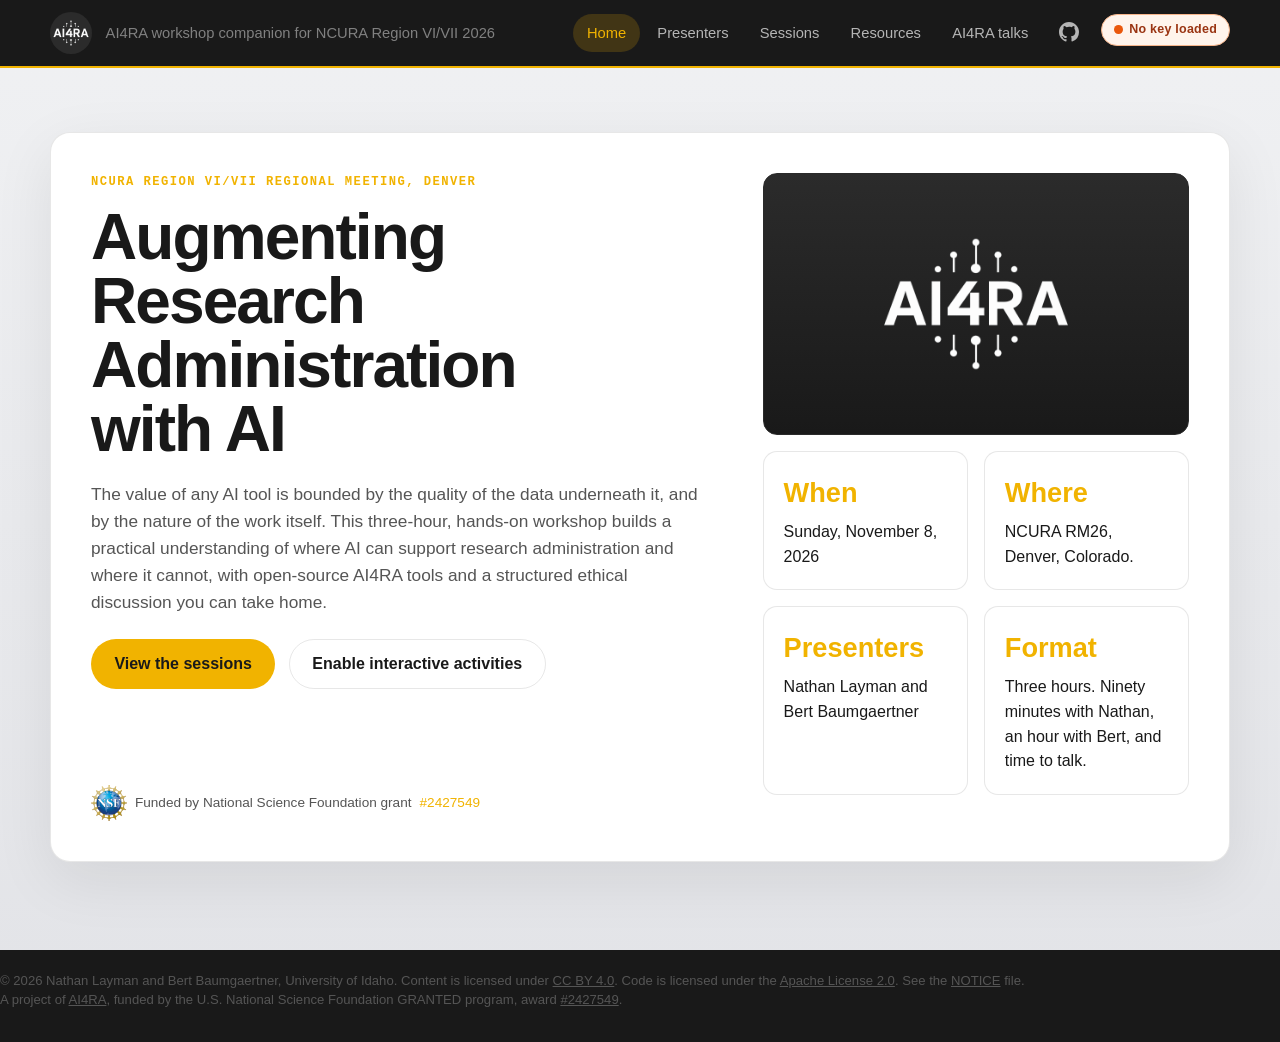
<file: docs/index.html>
<!DOCTYPE html>
<html lang="en">
  <head>
    <meta charset="UTF-8" />
    <meta name="viewport" content="width=device-width, initial-scale=1.0" />
    <meta name="theme-color" content="#191919" />
    <title>AI4RA Workshop | NCURA Region VI/VII 2026</title>
    <meta name="description" content="Companion site for the three-hour workshop Augmenting Research Administration with AI at the NCURA Region VI/VII Regional Meeting, Denver, November 8, 2026." />
    <link rel="stylesheet" href="styles.css" />
  </head>
  <body>
    <div class="page-frame">
      <header class="site-header">
        <div class="shell">
          <div class="brand-lockup">
            <a class="brand-home" href="index.html">
              <img class="brand-logo" src="img/logos/ai4ra-logo.png" alt="AI4RA logo" />
              <span class="brand-line">AI4RA workshop companion for NCURA Region VI/VII 2026</span>
            </a>
          </div>
          <nav aria-label="Primary">
            <ul class="nav-list">
              <li><a class="nav-link is-active" href="index.html">Home</a></li>
              <li><a class="nav-link" href="presenters.html">Presenters</a></li>
              <li><a class="nav-link" href="course-content.html">Sessions</a></li>
              <li><a class="nav-link" href="resources.html">Resources</a></li>
              <li><a class="nav-link" href="ai4ra-talks.html">AI4RA talks</a></li>
              <li><a class="nav-link" href="https://github.com/ui-insight/NCURARegionalWorkshop2026" target="_blank" aria-label="GitHub repository"><svg height="20" width="20" viewBox="0 0 16 16" fill="currentColor" style="vertical-align:middle;"><path d="M8 0C3.58 0 0 3.58 0 8c0 3.54 2.29 6.53 5.47 7.59.4.07.55-.17.55-.38 0-.19-.01-.82-.01-1.49-2.01.37-2.53-.49-2.69-.94-.09-.23-.48-.94-.82-1.13-.28-.15-.68-.52-.01-.53.63-.01 1.08.58 1.23.82.72 1.21 1.87.87 2.33.66.07-.52.28-.87.51-1.07-1.78-.2-3.64-.89-3.64-3.95 0-.87.31-1.59.82-2.15-.08-.2-.36-1.02.08-2.12 0 0 .67-.21 2.2.82a7.63 7.63 0 0 1 2-.27c.68 0 1.36.09 2 .27 1.53-1.04 2.2-.82 2.2-.82.44 1.1.16 1.92.08 2.12.51.56.82 1.27.82 2.15 0 3.07-1.87 3.75-3.65 3.95.29.25.54.73.54 1.48 0 1.07-.01 1.93-.01 2.2 0 .21.15.46.55.38A8.01 8.01 0 0 0 16 8c0-4.42-3.58-8-8-8z"/></svg></a></li>
            </ul>
          </nav>
        </div>
      </header>

      <main id="top">
        <section class="hero reveal">
          <div class="hero-panel">
            <div>
              <p class="eyebrow">NCURA Region VI/VII Regional Meeting, Denver</p>
              <h1>Augmenting Research Administration with AI</h1>
              <p class="hero-copy">
                The value of any AI tool is bounded by the quality of the data
                underneath it, and by the nature of the work itself. This
                three-hour, hands-on workshop builds a practical understanding
                of where AI can support research administration and where it
                cannot, with open-source AI4RA tools and a structured ethical
                discussion you can take home.
              </p>
              <div class="hero-actions">
                <a class="button" href="course-content.html">View the sessions</a>
                <button class="button-secondary" id="open-apikey-modal">Enable interactive activities</button>
              </div>
              <p class="funding-credit" style="display:flex; align-items:center; gap:0.5rem; margin-top:6rem; font-size:0.85rem; color:var(--muted);">
                <img src="img/logos/nsf-logos.webp" alt="National Science Foundation logo" style="height:36px;" />
                Funded by National Science Foundation grant <a href="https://www.nsf.gov/awardsearch/showAward?AWD_ID=2427549" target="_blank" style="color:var(--accent);">#2427549</a>
              </p>
            </div>
            <div class="hero-aside">
              <article class="hero-art">
                <img src="img/logos/ai4ra-logo.png" alt="AI4RA mark" />
              </article>
              <div class="stat-block">
                <article class="stat-card">
                  <strong>When</strong>
                  <span>Sunday, November 8, 2026</span>
                </article>
                <article class="stat-card">
                  <strong>Where</strong>
                  <span>NCURA RM26, Denver, Colorado.</span>
                </article>
                <article class="stat-card">
                  <strong>Presenters</strong>
                  <span>Nathan Layman and Bert Baumgaertner</span>
                </article>
                <article class="stat-card">
                  <strong>Format</strong>
                  <span>Three hours. Ninety minutes with Nathan, an hour with Bert, and time to talk.</span>
                </article>
              </div>
            </div>
          </div>
        </section>



        <!-- QR fullscreen overlay: project this so the room can scan it -->
        <div id="qr-fullscreen" style="display:none; position:fixed; inset:0; z-index:9999; background:#fff; flex-direction:column; align-items:center; justify-content:center; gap:1rem; cursor:zoom-out; overflow-y:auto; padding:1rem; box-sizing:border-box;">
          <p style="color:#666; font-size:clamp(0.9rem, 2vw, 1.1rem); margin:0;">Scan to follow along with the workshop key loaded</p>
          <img src="img/workshop_QR_code.png" alt="QR code" style="width:min(72vh, 90vw); height:min(72vh, 90vw);" onerror="this.style.display='none'" />
          <p class="workshop-short-link" style="color:var(--ink, #191919); font-size:clamp(1.8rem, 6vw, 4rem); font-weight:800; margin:0; letter-spacing:0.02em; text-align:center; max-width:100%; word-break:break-all;"></p>
          <p style="color:#999; font-size:0.9rem; margin:0;">Click anywhere or press Escape to close</p>
        </div>

        <!-- Workshop key modal -->
        <div id="apikey-modal" class="modal-overlay">
          <div class="modal-dialog">
            <h2>Workshop key</h2>
            <p>The hands-on activities use Promptulus, Thamus and Data Crawler Carl, which need an API key.
              For this workshop the University of Idaho provides one through
              MindRouter, so you do not need your own. Scan the code or open
              the short link and the key is loaded for you.</p>
            <div style="text-align:center; margin:1rem 0;">
              <img src="img/workshop_QR_code.png" id="modal-qr" role="button" tabindex="0" title="Click to enlarge" alt="Scan to open the workshop site with the key pre-filled" style="width:180px; cursor:zoom-in;" onerror="this.style.display='none'" />
              <p style="font-size:0.75rem; color:var(--muted); margin-top:0.25rem;">Scan the code, or click the link below, to load the key</p>
              <p style="font-size:1.3rem; font-weight:700; margin-top:0.35rem;">
                <a class="workshop-short-link-anchor" href="#" target="_blank" rel="noopener" style="color:var(--gold);"></a>
              </p>
              <button id="expand-qr-btn" class="button-secondary" style="margin-top:0.5rem; font-size:0.8rem;">Expand for audience</button>
            </div>
            <div class="api-key-input-row">
              <input type="password" id="api-key-input" placeholder="Or paste your own key here">
              <span id="api-key-status"></span>
            </div>
            <details style="margin-top:0.75rem;">
              <summary style="cursor:pointer; color:var(--accent); font-size:0.9rem;">How is the key handled?</summary>
              <ul style="line-height:1.8; padding-left:1.2em; margin-top:0.5rem; font-size:0.85rem; color:var(--muted);">
                <li><strong>Tab-scoped storage.</strong> The key is held in sessionStorage, which is scoped to this browser tab. It clears when you close the tab and is never written to disk or shared across tabs.</li>
                <li><strong>Static site.</strong> This page is served as a static file from GitHub Pages. No server here stores or sees your key.</li>
                <li><strong>Passed on at click time.</strong> Links from this site to Promptulus, Thamus and Data Crawler Carl carry the key once, and each removes it from its own address bar on load.</li>
                <li><strong>Sent to the provider that issued it.</strong> This site does not read the key. Each activity works out where it belongs: the workshop key goes to the University of Idaho's models, and your own key goes to its own provider, on your account.</li>
                <li><strong>URL stripped.</strong> If the key arrives via <code>?key=</code>, it is read once and immediately removed from the address bar so it does not land in history or bookmarks.</li>
                <li><strong>Workshop-scoped.</strong> The workshop key is issued for this event and retired afterward. A key you paste is never saved by this site.</li>
              </ul>
              <p style="font-size:0.85rem; color:var(--muted); margin-top:0.5rem;">
                <strong>Note:</strong> as with any client-side application, the key is visible in browser developer tools while the page is open. Do not paste a key attached to a paid production project.
              </p>
            </details>
            <p style="margin-top:0.5rem; font-size:0.85rem; color:var(--muted);">
              <strong>Facilitators:</strong> pre-fill by sharing a link to this site with <code>?key=YOUR_KEY</code> appended. The short link and QR code do exactly that.
            </p>
            <button id="dismiss-apikey-modal" class="button" style="margin-top:1rem;">Done</button>
          </div>
        </div>
      </main>
      <footer class="site-footer">
        <p>&copy; 2026 Nathan Layman and Bert Baumgaertner, University of Idaho. Content is licensed under <a href="https://creativecommons.org/licenses/by/4.0/" rel="license">CC BY 4.0</a>. Code is licensed under the <a href="https://github.com/ui-insight/NCURARegionalWorkshop2026/blob/main/LICENSE">Apache License 2.0</a>. See the <a href="https://github.com/ui-insight/NCURARegionalWorkshop2026/blob/main/NOTICE">NOTICE</a> file.</p>
        <p>A project of <a href="https://ai4ra.uidaho.edu">AI4RA</a>, funded by the U.S. National Science Foundation GRANTED program, award <a href="https://www.nsf.gov/awardsearch/show-award?AWD_ID=2427549">#2427549</a>.</p>
      </footer>
    </div>

    <script type="module" src="app.js"></script>
    <script type="module">
      // Shown on screen next to the QR code. Keep this text key-free: it is
      // projected. The QR (img/workshop_QR_code.png) encodes the keyed URL.
      const WORKSHOP_SHORT_LINK = 'ui-insight.github.io/NCURARegionalWorkshop2026';

      // The same keyed URL as the QR code, for the clickable link in the modal,
      // so a laptop user can load the key without scanning. Workshop-scoped;
      // rotate the token on MindRouter after Denver and update this line.
      // Leave empty to link to the plain address instead.
      const WORKSHOP_KEY_LINK = 'https://ui-insight.github.io/NCURARegionalWorkshop2026/?key=mr2_4ctSCEEhRcoOMjyMd2NxfIWt1ni0kNHyG6uzP7nnHtc';

      const km = window.__keyManager;
      const input = document.getElementById('api-key-input');
      const status = document.getElementById('api-key-status');
      const modal = document.getElementById('apikey-modal');
      const openBtn = document.getElementById('open-apikey-modal');

      function setArmed(armed) {
        openBtn.textContent = armed ? 'Interactive activities enabled' : 'Enable interactive activities';
      }

      // Pre-fill if the key came from the URL (or an earlier page in this tab)
      const existingKey = km.getKey();
      if (existingKey) {
        input.value = existingKey;
        status.textContent = 'Key loaded';
        setArmed(true);
      }

      input.addEventListener('input', () => {
        const key = input.value.trim();
        km.setKey(key);
        if (window.__keyStatus) window.__keyStatus();
        if (key) {
          status.textContent = 'Key entered';
          setArmed(true);
        } else {
          status.textContent = '';
          setArmed(false);
        }
      });

      // Open and close the modal
      openBtn.addEventListener('click', () => modal.classList.add('visible'));
      if (window.location.hash === '#key') modal.classList.add('visible');
      document.getElementById('dismiss-apikey-modal').addEventListener('click', () => modal.classList.remove('visible'));
      modal.addEventListener('click', (e) => { if (e.target === modal) modal.classList.remove('visible'); });

      // On-screen short link text
      const ready = !/TBD/.test(WORKSHOP_SHORT_LINK);
      document.querySelectorAll('.workshop-short-link').forEach((el) => {
        el.textContent = ready ? WORKSHOP_SHORT_LINK : 'Short link coming before Denver';
      });
      document.querySelectorAll('.workshop-short-link-anchor').forEach((el) => {
        el.textContent = ready ? WORKSHOP_SHORT_LINK : 'Short link coming before Denver';
        // The keyed link opens in this tab so the key lands here, not in a new one.
        el.href = WORKSHOP_KEY_LINK || (ready ? 'https://' + WORKSHOP_SHORT_LINK : '#');
        if (WORKSHOP_KEY_LINK) {
          el.removeAttribute('target');
          el.title = 'Opens this site with the workshop key loaded';
        }
      });

      // Fullscreen QR for the room
      const qrFs = document.getElementById('qr-fullscreen');
      const showQr = () => { qrFs.style.display = 'flex'; };
      document.getElementById('expand-qr-btn').addEventListener('click', showQr);
      const modalQr = document.getElementById('modal-qr');
      modalQr.addEventListener('click', showQr);
      modalQr.addEventListener('keydown', (e) => { if (e.key === 'Enter' || e.key === ' ') { e.preventDefault(); showQr(); } });
      qrFs.addEventListener('click', () => { qrFs.style.display = 'none'; });
      document.addEventListener('keydown', (e) => {
        if (e.key === 'Escape' && qrFs.style.display === 'flex') qrFs.style.display = 'none';
      });
    </script>
  </body>
</html>
</file>
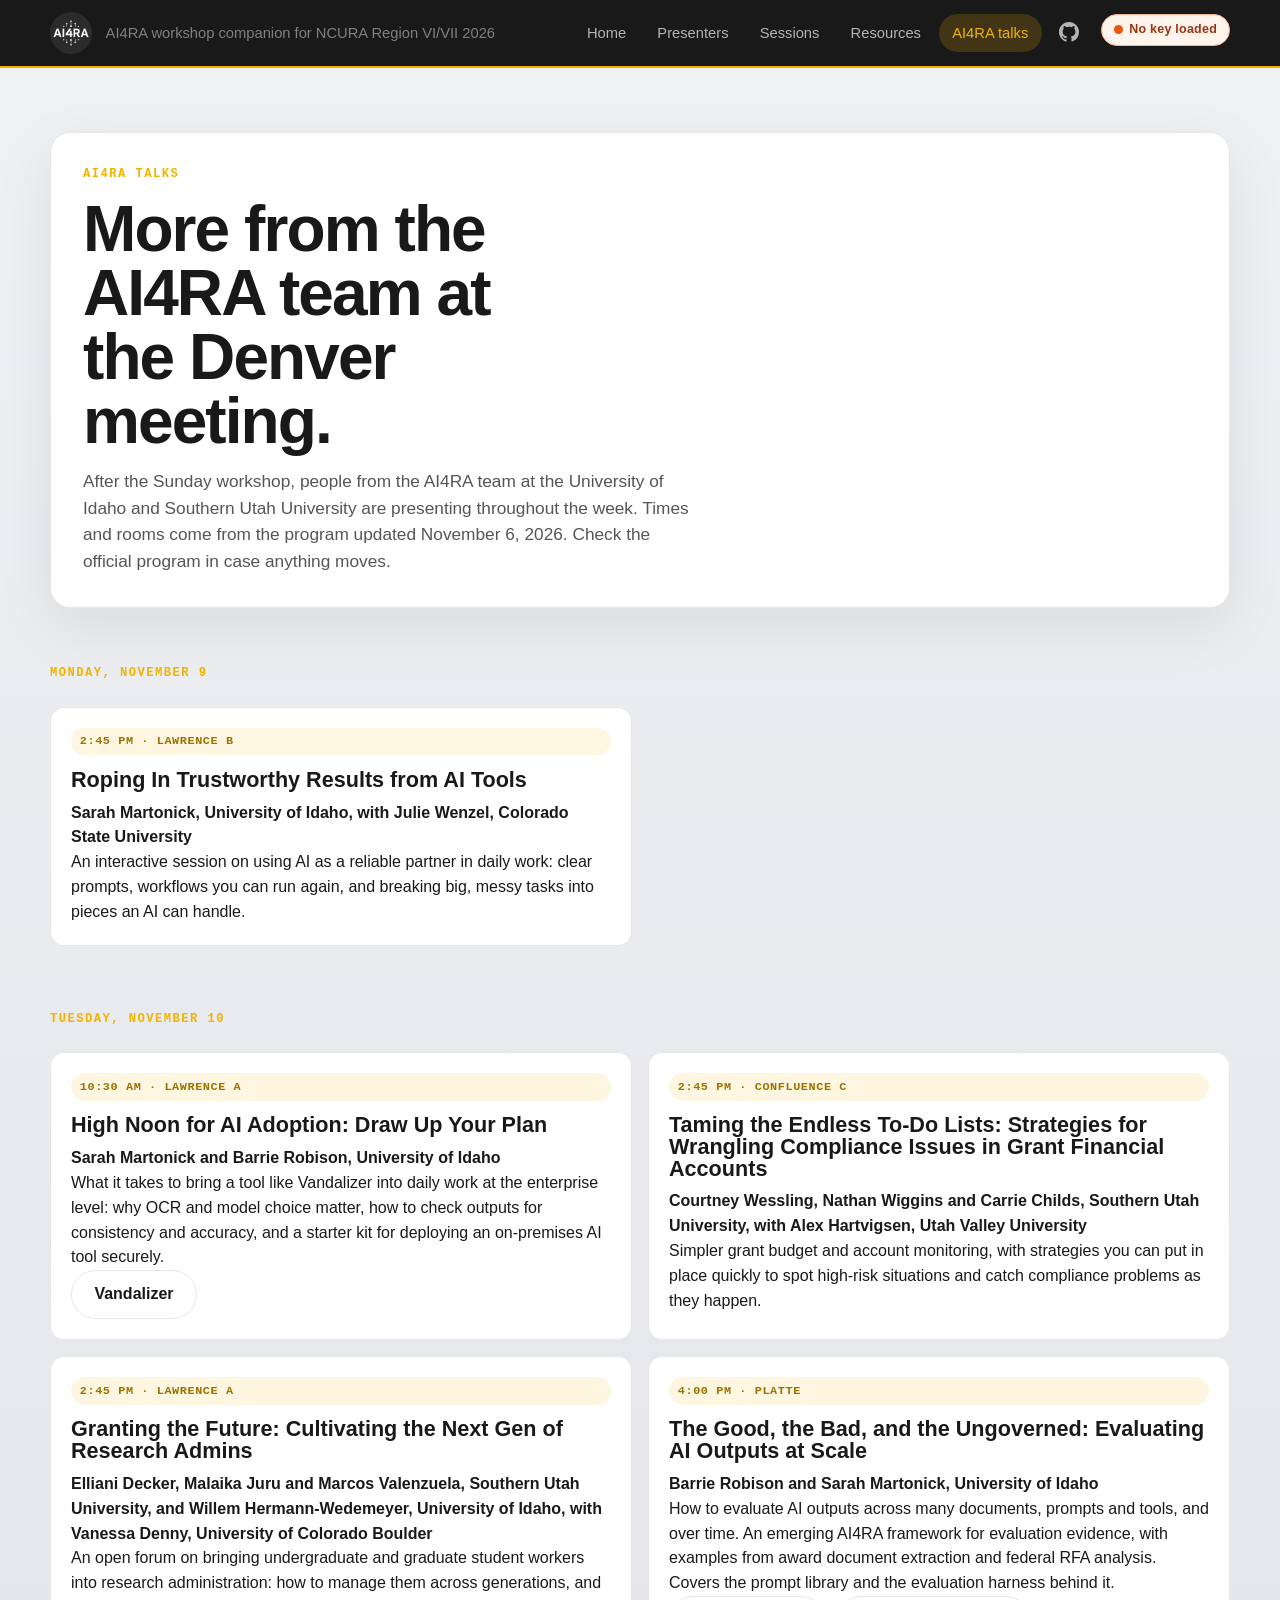
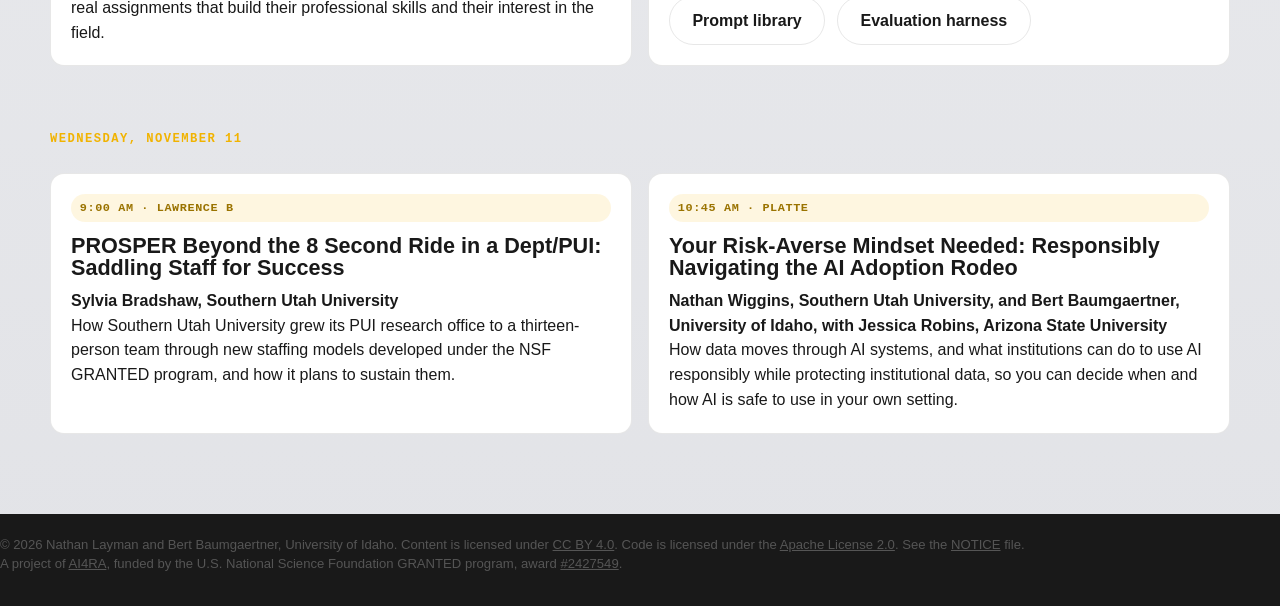
<file: docs/ai4ra-talks.html>
<!DOCTYPE html>
<html lang="en">
  <head>
    <meta charset="UTF-8" />
    <meta name="viewport" content="width=device-width, initial-scale=1.0" />
    <meta name="theme-color" content="#191919" />
    <title>AI4RA Talks | AI4RA Workshop</title>
    <meta name="description" content="Other AI4RA team sessions at the NCURA Region VI/VII 2026 meeting in Denver." />
    <link rel="stylesheet" href="styles.css" />
  </head>
  <body>
    <div class="page-frame">
      <header class="site-header">
        <div class="shell">
          <div class="brand-lockup">
            <a class="brand-home" href="index.html">
              <img class="brand-logo" src="img/logos/ai4ra-logo.png" alt="AI4RA logo" />
              <span class="brand-line">AI4RA workshop companion for NCURA Region VI/VII 2026</span>
            </a>
          </div>
          <nav aria-label="Primary">
            <ul class="nav-list">
              <li><a class="nav-link" href="index.html">Home</a></li>
              <li><a class="nav-link" href="presenters.html">Presenters</a></li>
              <li><a class="nav-link" href="course-content.html">Sessions</a></li>
              <li><a class="nav-link" href="resources.html">Resources</a></li>
              <li><a class="nav-link is-active" href="ai4ra-talks.html">AI4RA talks</a></li>
              <li><a class="nav-link" href="https://github.com/ui-insight/NCURARegionalWorkshop2026" target="_blank" aria-label="GitHub repository"><svg height="20" width="20" viewBox="0 0 16 16" fill="currentColor" style="vertical-align:middle;"><path d="M8 0C3.58 0 0 3.58 0 8c0 3.54 2.29 6.53 5.47 7.59.4.07.55-.17.55-.38 0-.19-.01-.82-.01-1.49-2.01.37-2.53-.49-2.69-.94-.09-.23-.48-.94-.82-1.13-.28-.15-.68-.52-.01-.53.63-.01 1.08.58 1.23.82.72 1.21 1.87.87 2.33.66.07-.52.28-.87.51-1.07-1.78-.2-3.64-.89-3.64-3.95 0-.87.31-1.59.82-2.15-.08-.2-.36-1.02.08-2.12 0 0 .67-.21 2.2.82a7.63 7.63 0 0 1 2-.27c.68 0 1.36.09 2 .27 1.53-1.04 2.2-.82 2.2-.82.44 1.1.16 1.92.08 2.12.51.56.82 1.27.82 2.15 0 3.07-1.87 3.75-3.65 3.95.29.25.54.73.54 1.48 0 1.07-.01 1.93-.01 2.2 0 .21.15.46.55.38A8.01 8.01 0 0 0 16 8c0-4.42-3.58-8-8-8z"/></svg></a></li>
            </ul>
          </nav>
        </div>
      </header>

      <main>
        <section class="page-intro reveal">
          <div class="page-intro-panel">
            <p class="eyebrow">AI4RA talks</p>
            <h1>More from the AI4RA team at the Denver meeting.</h1>
            <p class="section-copy">
              After the Sunday workshop, people from the AI4RA team at the
              University of Idaho and Southern Utah University are presenting
              throughout the week. Times and rooms come from the program
              updated November 6, 2026. Check the official program in case
              anything moves.
            </p>
          </div>
        </section>

        <section class="content-block reveal">
          <p class="eyebrow">Monday, November 9</p>
          <div class="compact-grid">
            <article class="content-card">
              <span class="tag">2:45 PM &middot; Lawrence B</span>
              <h3>Roping In Trustworthy Results from AI Tools</h3>
              <p><strong>Sarah Martonick, University of Idaho, with Julie Wenzel, Colorado State University</strong></p>
              <p>An interactive session on using AI as a reliable partner in daily work: clear prompts, workflows you can run again, and breaking big, messy tasks into pieces an AI can handle.</p>
            </article>
          </div>
        </section>

        <section class="content-block reveal">
          <p class="eyebrow">Tuesday, November 10</p>
          <div class="compact-grid">
            <article class="content-card">
              <span class="tag">10:30 AM &middot; Lawrence A</span>
              <h3>High Noon for AI Adoption: Draw Up Your Plan</h3>
              <p><strong>Sarah Martonick and Barrie Robison, University of Idaho</strong></p>
              <p>What it takes to bring a tool like Vandalizer into daily work at the enterprise level: why OCR and model choice matter, how to check outputs for consistency and accuracy, and a starter kit for deploying an on-premises AI tool securely.</p>
              <div class="card-actions">
                <a class="button-secondary" href="https://github.com/ui-insight/vandalizer" target="_blank">Vandalizer</a>
              </div>
            </article>
            <article class="content-card">
              <span class="tag">2:45 PM &middot; Confluence C</span>
              <h3>Taming the Endless To-Do Lists: Strategies for Wrangling Compliance Issues in Grant Financial Accounts</h3>
              <p><strong>Courtney Wessling, Nathan Wiggins and Carrie Childs, Southern Utah University, with Alex Hartvigsen, Utah Valley University</strong></p>
              <p>Simpler grant budget and account monitoring, with strategies you can put in place quickly to spot high-risk situations and catch compliance problems as they happen.</p>
            </article>
            <article class="content-card">
              <span class="tag">2:45 PM &middot; Lawrence A</span>
              <h3>Granting the Future: Cultivating the Next Gen of Research Admins</h3>
              <p><strong>Elliani Decker, Malaika Juru and Marcos Valenzuela, Southern Utah University, and Willem Hermann-Wedemeyer, University of Idaho, with Vanessa Denny, University of Colorado Boulder</strong></p>
              <p>An open forum on bringing undergraduate and graduate student workers into research administration: how to manage them across generations, and real assignments that build their professional skills and their interest in the field.</p>
            </article>
            <article class="content-card">
              <span class="tag">4:00 PM &middot; Platte</span>
              <h3>The Good, the Bad, and the Ungoverned: Evaluating AI Outputs at Scale</h3>
              <p><strong>Barrie Robison and Sarah Martonick, University of Idaho</strong></p>
              <p>How to evaluate AI outputs across many documents, prompts and tools, and over time. An emerging AI4RA framework for evaluation evidence, with examples from award document extraction and federal RFA analysis. Covers the prompt library and the evaluation harness behind it.</p>
              <div class="card-actions">
                <a class="button-secondary" href="https://ai4ra.github.io/prompt-library/" target="_blank">Prompt library</a>
                <a class="button-secondary" href="https://github.com/AI4RA/evaluation-harness" target="_blank">Evaluation harness</a>
              </div>
            </article>
          </div>
        </section>

        <section class="content-block reveal">
          <p class="eyebrow">Wednesday, November 11</p>
          <div class="compact-grid">
            <article class="content-card">
              <span class="tag">9:00 AM &middot; Lawrence B</span>
              <h3>PROSPER Beyond the 8 Second Ride in a Dept/PUI: Saddling Staff for Success</h3>
              <p><strong>Sylvia Bradshaw, Southern Utah University</strong></p>
              <p>How Southern Utah University grew its PUI research office to a thirteen-person team through new staffing models developed under the NSF GRANTED program, and how it plans to sustain them.</p>
            </article>
            <article class="content-card">
              <span class="tag">10:45 AM &middot; Platte</span>
              <h3>Your Risk-Averse Mindset Needed: Responsibly Navigating the AI Adoption Rodeo</h3>
              <p><strong>Nathan Wiggins, Southern Utah University, and Bert Baumgaertner, University of Idaho, with Jessica Robins, Arizona State University</strong></p>
              <p>How data moves through AI systems, and what institutions can do to use AI responsibly while protecting institutional data, so you can decide when and how AI is safe to use in your own setting.</p>
            </article>
          </div>
        </section>
      </main>
      <footer class="site-footer">
        <p>&copy; 2026 Nathan Layman and Bert Baumgaertner, University of Idaho. Content is licensed under <a href="https://creativecommons.org/licenses/by/4.0/" rel="license">CC BY 4.0</a>. Code is licensed under the <a href="https://github.com/ui-insight/NCURARegionalWorkshop2026/blob/main/LICENSE">Apache License 2.0</a>. See the <a href="https://github.com/ui-insight/NCURARegionalWorkshop2026/blob/main/NOTICE">NOTICE</a> file.</p>
        <p>A project of <a href="https://ai4ra.uidaho.edu">AI4RA</a>, funded by the U.S. National Science Foundation GRANTED program, award <a href="https://www.nsf.gov/awardsearch/show-award?AWD_ID=2427549">#2427549</a>.</p>
      </footer>
    </div>

    <script type="module" src="app.js"></script>
  </body>
</html>
</file>
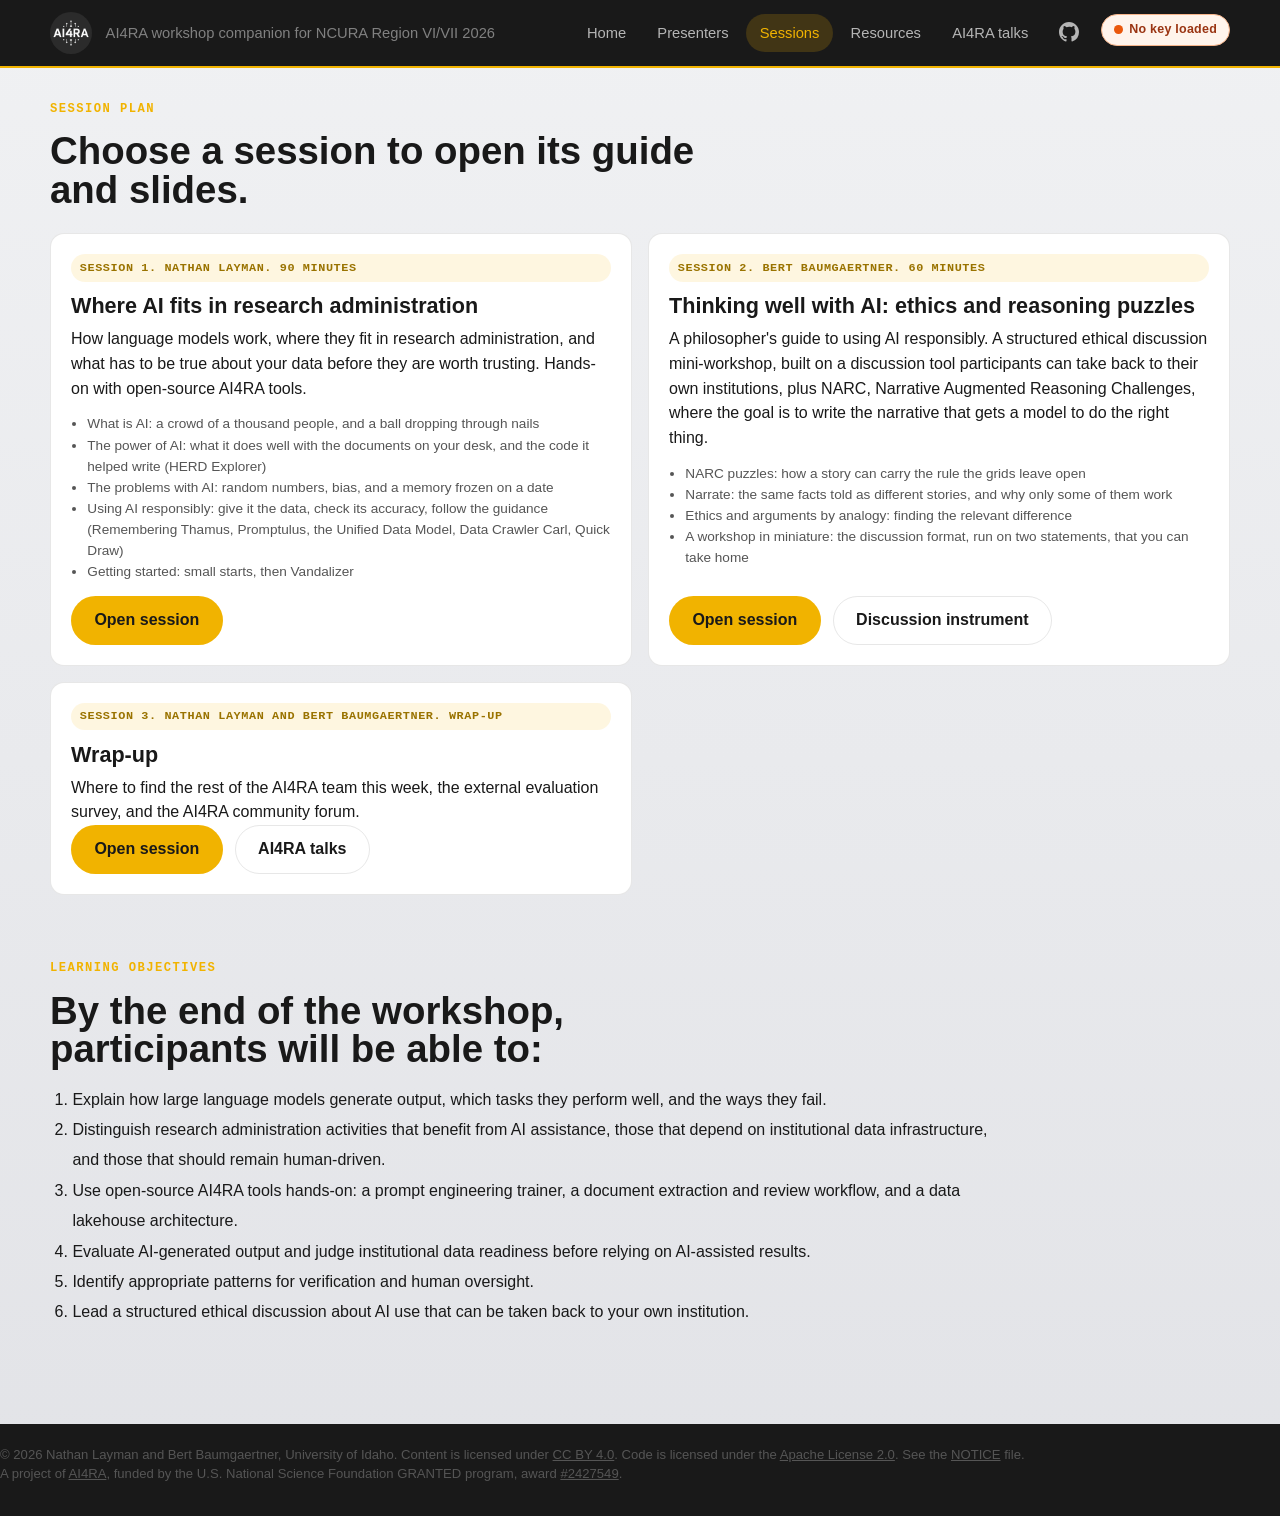
<file: docs/course-content.html>
<!DOCTYPE html>
<html lang="en">
  <head>
    <meta charset="UTF-8" />
    <meta name="viewport" content="width=device-width, initial-scale=1.0" />
    <meta name="theme-color" content="#191919" />
    <title>Sessions | AI4RA Workshop</title>
    <meta name="description" content="Session plan, learning objectives, and session guides for the Augmenting Research Administration with AI workshop at NCURA Region VI/VII 2026." />
    <link rel="stylesheet" href="styles.css" />
  </head>
  <body>
    <div class="page-frame">
      <header class="site-header">
        <div class="shell">
          <div class="brand-lockup">
            <a class="brand-home" href="index.html">
              <img class="brand-logo" src="img/logos/ai4ra-logo.png" alt="AI4RA logo" />
              <span class="brand-line">AI4RA workshop companion for NCURA Region VI/VII 2026</span>
            </a>
          </div>
          <nav aria-label="Primary">
            <ul class="nav-list">
              <li><a class="nav-link" href="index.html">Home</a></li>
              <li><a class="nav-link" href="presenters.html">Presenters</a></li>
              <li><a class="nav-link is-active" href="course-content.html">Sessions</a></li>
              <li><a class="nav-link" href="resources.html">Resources</a></li>
              <li><a class="nav-link" href="ai4ra-talks.html">AI4RA talks</a></li>
              <li><a class="nav-link" href="https://github.com/ui-insight/NCURARegionalWorkshop2026" target="_blank" aria-label="GitHub repository"><svg height="20" width="20" viewBox="0 0 16 16" fill="currentColor" style="vertical-align:middle;"><path d="M8 0C3.58 0 0 3.58 0 8c0 3.54 2.29 6.53 5.47 7.59.4.07.55-.17.55-.38 0-.19-.01-.82-.01-1.49-2.01.37-2.53-.49-2.69-.94-.09-.23-.48-.94-.82-1.13-.28-.15-.68-.52-.01-.53.63-.01 1.08.58 1.23.82.72 1.21 1.87.87 2.33.66.07-.52.28-.87.51-1.07-1.78-.2-3.64-.89-3.64-3.95 0-.87.31-1.59.82-2.15-.08-.2-.36-1.02.08-2.12 0 0 .67-.21 2.2.82a7.63 7.63 0 0 1 2-.27c.68 0 1.36.09 2 .27 1.53-1.04 2.2-.82 2.2-.82.44 1.1.16 1.92.08 2.12.51.56.82 1.27.82 2.15 0 3.07-1.87 3.75-3.65 3.95.29.25.54.73.54 1.48 0 1.07-.01 1.93-.01 2.2 0 .21.15.46.55.38A8.01 8.01 0 0 0 16 8c0-4.42-3.58-8-8-8z"/></svg></a></li>
            </ul>
          </nav>
        </div>
      </header>

      <main>

        <section id="module-library" class="content-block reveal">
          <p class="eyebrow">Session plan</p>
          <h2 class="section-heading section-heading-wide">Choose a session to open its guide and slides.</h2>
          <div class="compact-grid">
              <article class="content-card">
                <span class="tag">Session 1. Nathan Layman. 90 minutes</span>
                <h3>Where AI fits in research administration</h3>
                <p>
                  How language models work, where they fit in research
                  administration, and what has to be true about your data
                  before they are worth trusting. Hands-on with open-source
                  AI4RA tools.
                </p>
                <ul style="font-size:0.85rem; color:var(--muted); margin-top:0.75rem; padding-left:1.2em;">
                  <li>What is AI: a crowd of a thousand people, and a ball dropping through nails</li>
                  <li>The power of AI: what it does well with the documents on your desk, and the code it helped write (HERD Explorer)</li>
                  <li>The problems with AI: random numbers, bias, and a memory frozen on a date</li>
                  <li>Using AI responsibly: give it the data, check its accuracy, follow the guidance (Remembering Thamus, Promptulus, the Unified Data Model, Data Crawler Carl, Quick Draw)</li>
                  <li>Getting started: small starts, then Vandalizer</li>
                </ul>
                <div class="card-actions">
                  <a class="button" href="slides-where-ai-fits.html">Open session</a>
                </div>
              </article>
              <article class="content-card">
                <span class="tag">Session 2. Bert Baumgaertner. 60 minutes</span>
                <h3>Thinking well with AI: ethics and reasoning puzzles</h3>
                <p>
                  A philosopher's guide to using AI responsibly. A structured
                  ethical discussion mini-workshop, built on a discussion tool
                  participants can take back to their own institutions, plus
                  NARC, Narrative Augmented Reasoning Challenges, where the
                  goal is to write the narrative that gets a model to do the
                  right thing.
                </p>
                <ul style="font-size:0.85rem; color:var(--muted); margin-top:0.75rem; padding-left:1.2em;">
                  <li>NARC puzzles: how a story can carry the rule the grids leave open</li>
                  <li>Narrate: the same facts told as different stories, and why only some of them work</li>
                  <li>Ethics and arguments by analogy: finding the relevant difference</li>
                  <li>A workshop in miniature: the discussion format, run on two statements, that you can take home</li>
                </ul>
                <div class="card-actions">
                  <a class="button" href="slides-thinking-well.html">Open session</a>
                  <a class="button-secondary" href="instrument.html">Discussion instrument</a>
                </div>
              </article>
              <article class="content-card">
                <span class="tag">Session 3. Nathan Layman and Bert Baumgaertner. Wrap-up</span>
                <h3>Wrap-up</h3>
                <p>
                  Where to find the rest of the AI4RA team this week, the
                  external evaluation survey, and the AI4RA community forum.
                </p>
                <div class="card-actions">
                  <a class="button" href="slides-wrap-up.html">Open session</a>
                  <a class="button-secondary" href="ai4ra-talks.html">AI4RA talks</a>
                </div>
              </article>
          </div>
        </section>

        <section class="content-block reveal">
          <p class="eyebrow">Learning objectives</p>
          <h2 class="section-heading section-heading-wide">By the end of the workshop, participants will be able to:</h2>
          <ol style="line-height:1.9; padding-left:1.4em; max-width:60rem;">
            <li>Explain how large language models generate output, which tasks they perform well, and the ways they fail.</li>
            <li>Distinguish research administration activities that benefit from AI assistance, those that depend on institutional data infrastructure, and those that should remain human-driven.</li>
            <li>Use open-source AI4RA tools hands-on: a prompt engineering trainer, a document extraction and review workflow, and a data lakehouse architecture.</li>
            <li>Evaluate AI-generated output and judge institutional data readiness before relying on AI-assisted results.</li>
            <li>Identify appropriate patterns for verification and human oversight.</li>
            <li>Lead a structured ethical discussion about AI use that can be taken back to your own institution.</li>
          </ol>
        </section>
      </main>
      <footer class="site-footer">
        <p>&copy; 2026 Nathan Layman and Bert Baumgaertner, University of Idaho. Content is licensed under <a href="https://creativecommons.org/licenses/by/4.0/" rel="license">CC BY 4.0</a>. Code is licensed under the <a href="https://github.com/ui-insight/NCURARegionalWorkshop2026/blob/main/LICENSE">Apache License 2.0</a>. See the <a href="https://github.com/ui-insight/NCURARegionalWorkshop2026/blob/main/NOTICE">NOTICE</a> file.</p>
        <p>A project of <a href="https://ai4ra.uidaho.edu">AI4RA</a>, funded by the U.S. National Science Foundation GRANTED program, award <a href="https://www.nsf.gov/awardsearch/show-award?AWD_ID=2427549">#2427549</a>.</p>
      </footer>
    </div>

    <script type="module" src="app.js"></script>
  </body>
</html>
</file>
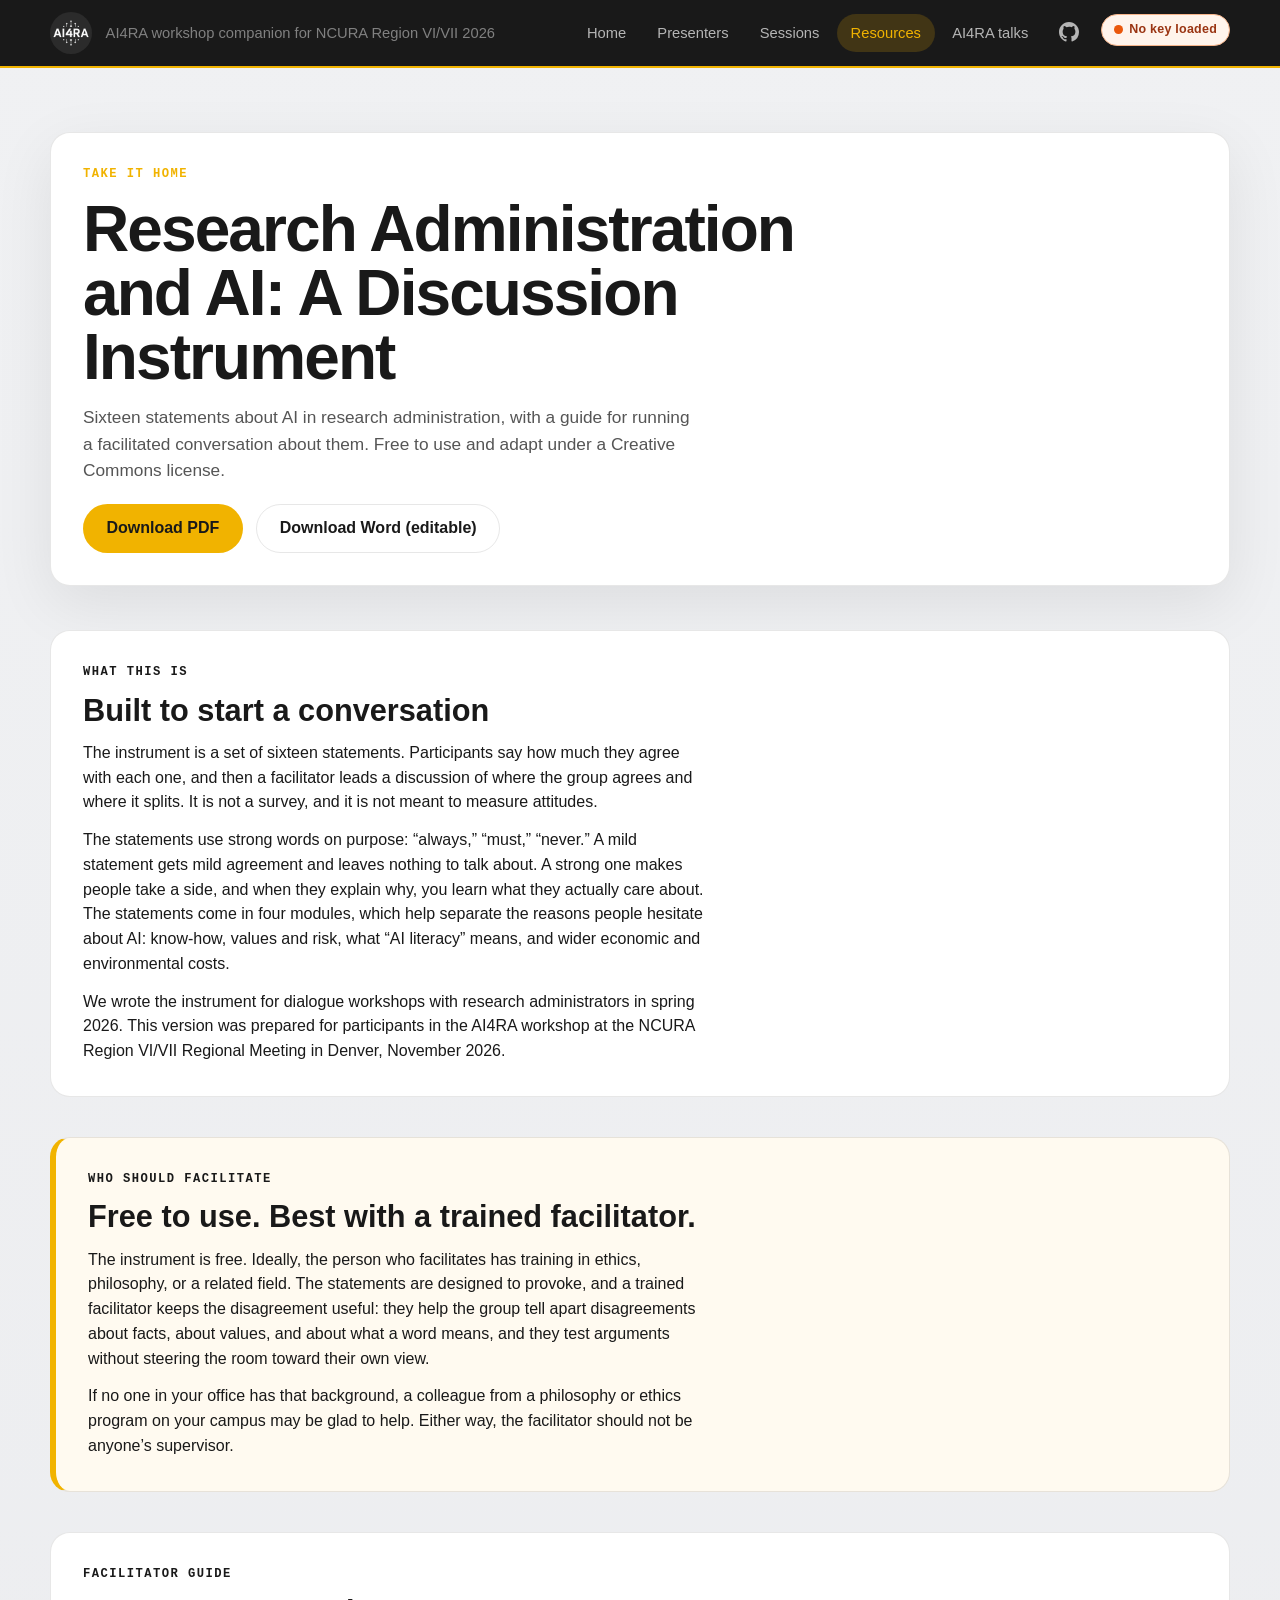
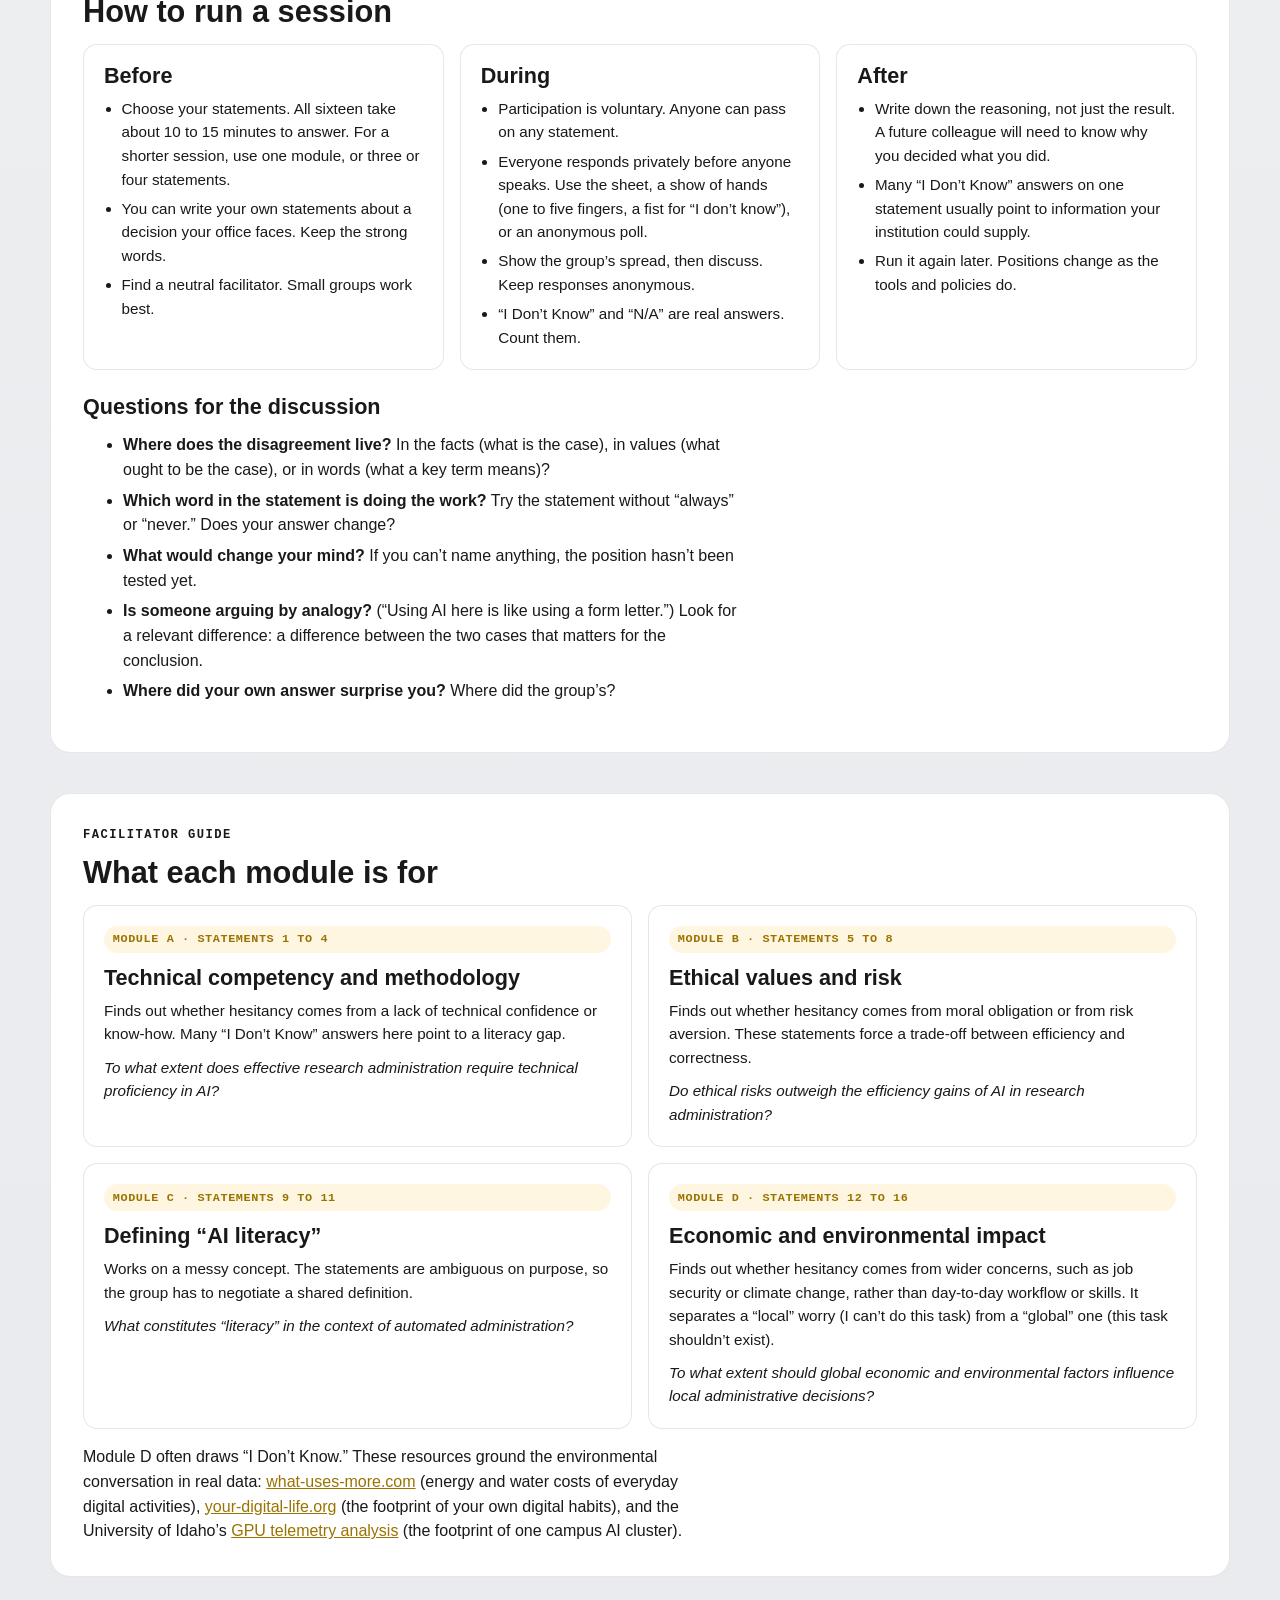
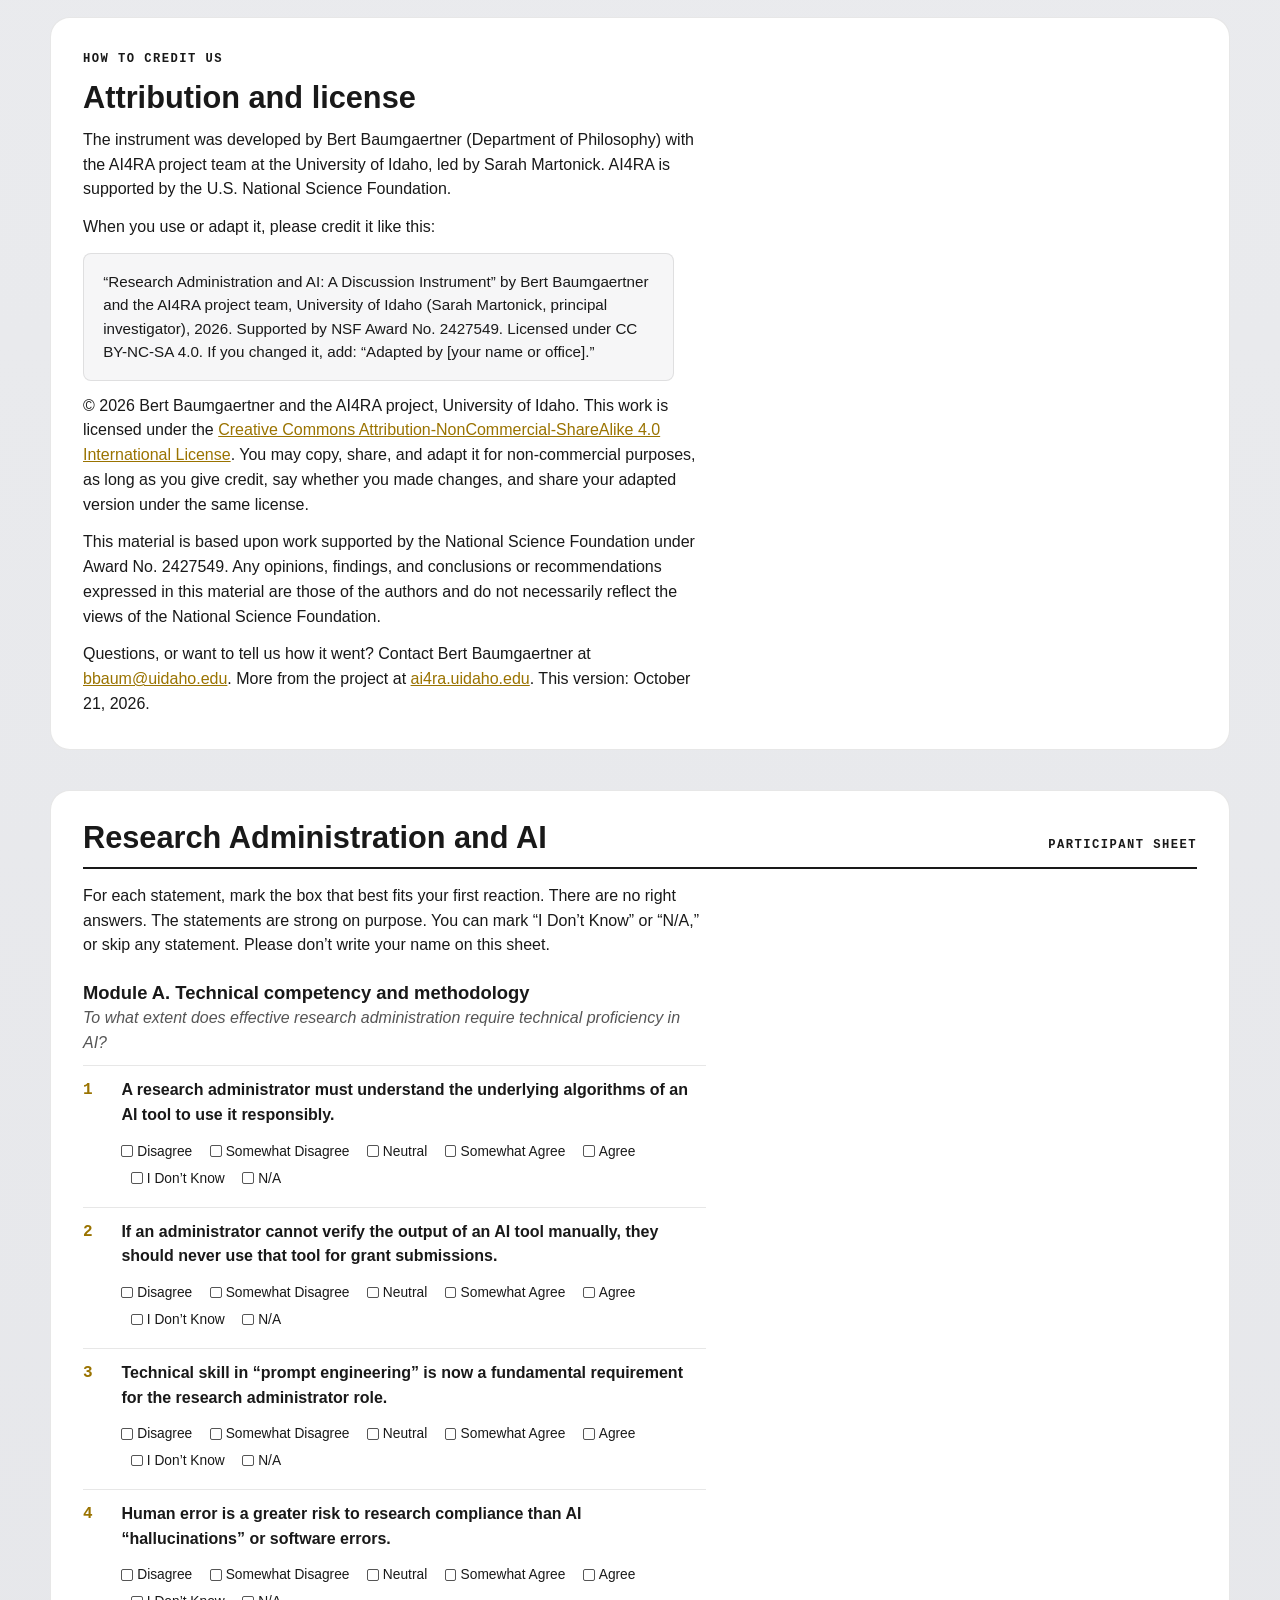
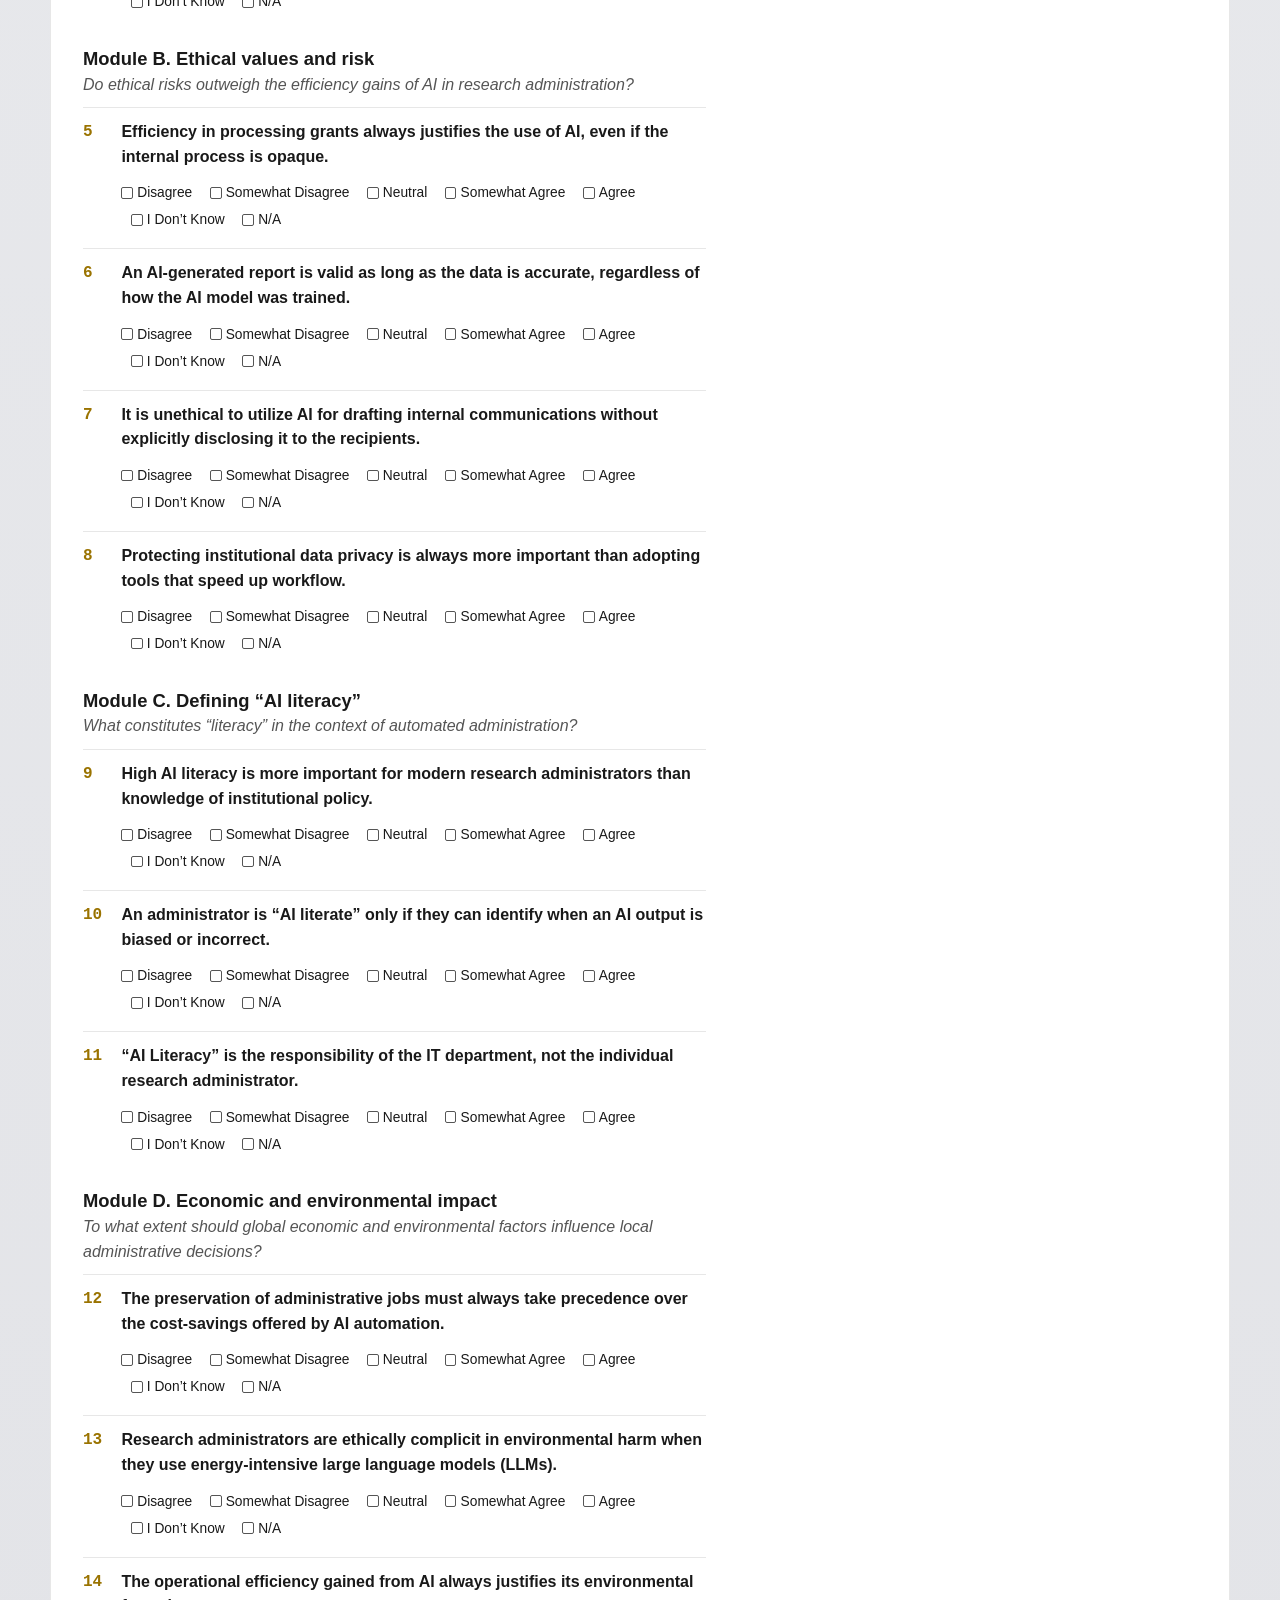
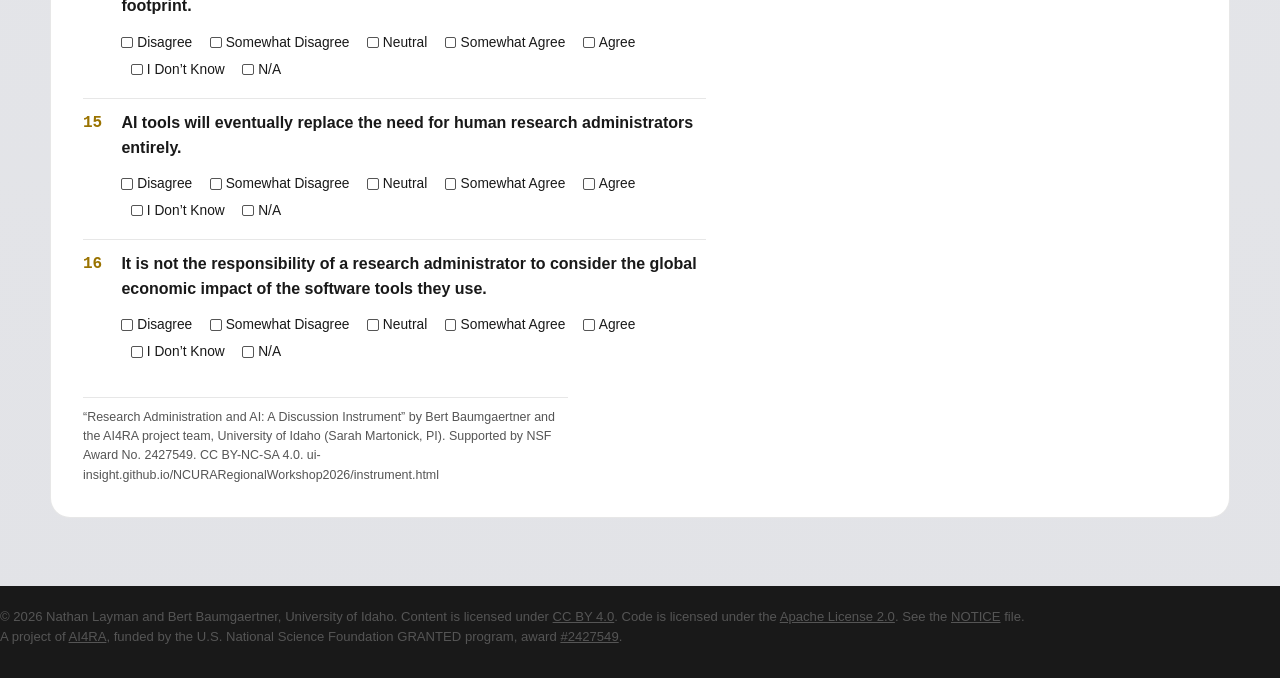
<file: docs/instrument.html>
<!DOCTYPE html>
<html lang="en">
  <head>
    <meta charset="UTF-8" />
    <meta name="viewport" content="width=device-width, initial-scale=1.0" />
    <meta name="theme-color" content="#191919" />
    <title>Discussion Instrument | AI4RA Workshop</title>
    <meta name="description" content="Research Administration and AI: A Discussion Instrument. Sixteen statements and a facilitator guide for a structured conversation about AI in research administration. Free to use under CC BY-NC-SA 4.0." />
    <link rel="stylesheet" href="styles.css" />
    <style>
      .instrument-block {
        width: min(calc(100% - 2rem), var(--shell));
        margin: 0 auto;
        padding: 1.25rem 0;
      }

      .instrument-panel {
        padding: 2rem;
        border-radius: var(--radius-lg);
        background: var(--white);
        border: 1px solid var(--line);
      }

      .instrument-panel h2 {
        font-size: clamp(1.5rem, 2.4vw, 2.1rem);
        margin-bottom: 0.9rem;
      }

      .instrument-panel p + p,
      .instrument-panel p + ul,
      .instrument-panel ul + p {
        margin-top: 0.8rem;
      }

      .instrument-panel p,
      .instrument-panel li {
        max-width: 70ch;
        color: var(--ink);
      }

      .instrument-panel li + li {
        margin-top: 0.35rem;
      }

      .facilitator-note {
        border-left: 6px solid var(--gold);
        background: #fffaf0;
      }

      .guide-grid {
        display: grid;
        grid-template-columns: repeat(3, minmax(0, 1fr));
        gap: 1rem;
        margin-top: 1rem;
      }

      .guide-grid .content-card ul {
        margin: 0;
        padding-left: 1.1rem;
        font-size: 0.95rem;
      }

      .module-grid {
        display: grid;
        grid-template-columns: repeat(2, minmax(0, 1fr));
        gap: 1rem;
        margin-top: 1rem;
      }

      .module-grid .content-card p {
        font-size: 0.95rem;
      }

      .module-grid .core {
        margin-top: 0.6rem;
        font-style: italic;
      }

      .sheet-header {
        display: flex;
        justify-content: space-between;
        align-items: baseline;
        gap: 1rem;
        flex-wrap: wrap;
        padding-bottom: 0.8rem;
        border-bottom: 2px solid var(--ink);
      }

      .sheet-header h2 {
        margin: 0;
      }

      .sheet-instructions {
        margin-top: 0.9rem;
      }

      .sheet-module {
        margin-top: 1.6rem;
      }

      .sheet-module h3 {
        margin: 0;
        font-size: 1.15rem;
      }

      .sheet-module .core {
        margin-top: 0.25rem;
        color: var(--muted);
        font-style: italic;
      }

      .statement-list {
        list-style: none;
        margin: 0.6rem 0 0;
        padding: 0;
      }

      .statement-item {
        padding: 0.75rem 0;
        border-top: 1px solid var(--line);
        break-inside: avoid;
      }

      .statement-item .stmt {
        display: flex;
        gap: 0.6rem;
        font-weight: 650;
        color: var(--ink);
      }

      .statement-item .num {
        flex: 0 0 1.8rem;
        font-family: var(--mono);
        color: #9a7300;
      }

      .scale-row {
        display: flex;
        flex-wrap: wrap;
        gap: 0.35rem 1.1rem;
        margin: 0.45rem 0 0 2.4rem;
        font-size: 0.86rem;
        color: var(--muted);
      }

      .scale-row .meta {
        margin-left: 0.6rem;
      }

      .box {
        display: inline-block;
        width: 0.85em;
        height: 0.85em;
        margin-right: 0.3em;
        border: 1.5px solid #555;
        border-radius: 2px;
        vertical-align: -0.1em;
      }

      .credit-box {
        margin-top: 0.8rem;
        padding: 1rem 1.2rem;
        border-radius: var(--radius-sm);
        background: #f6f6f7;
        border: 1px solid var(--line);
        font-size: 0.95rem;
      }

      .sheet-credit {
        margin-top: 1.4rem;
        padding-top: 0.6rem;
        border-top: 1px solid var(--line);
        font-size: 0.78rem;
        color: var(--muted) !important;
      }

      .instrument-panel a {
        color: #9a7300;
        text-decoration: underline;
      }

      @media (max-width: 860px) {
        .guide-grid,
        .module-grid {
          grid-template-columns: 1fr;
        }
        .scale-row {
          margin-left: 0;
        }
      }

      @media print {
        @page {
          size: letter;
          margin: 0.6in 0.65in;
        }
        body {
          background: #fff;
          font-size: 10.5pt;
        }
        .site-header,
        .no-print {
          display: none !important;
        }
        .page-intro,
        .instrument-block {
          width: 100%;
          padding: 0.35rem 0;
        }
        .page-intro-panel,
        .instrument-panel {
          padding: 0.2rem 0;
          border: 0;
          box-shadow: none;
          border-radius: 0;
        }
        .facilitator-note {
          padding: 0.6rem 0.9rem;
          border-left: 4px solid #191919;
          background: #fff;
        }
        .page-intro-panel h1 {
          max-width: none;
          font-size: 22pt;
        }
        .instrument-panel h2 {
          font-size: 14pt;
          margin-bottom: 0.4rem;
        }
        .guide-grid,
        .module-grid {
          gap: 0.5rem;
        }
        .content-card {
          padding: 0.6rem 0.75rem;
          break-inside: avoid;
        }
        .content-card h3 {
          font-size: 11pt;
          margin-bottom: 0.3rem;
        }
        .guide-grid .content-card ul,
        .module-grid .content-card p {
          font-size: 9pt;
        }
        .participant-sheet {
          break-before: page;
        }
        .statement-item {
          padding: 0.45rem 0;
        }
        .scale-row {
          font-size: 9pt;
        }
        .instrument-panel a {
          color: inherit;
        }
        /* Print at letter width trips the 860px single-column rule; restore the grids */
        .guide-grid {
          grid-template-columns: repeat(3, minmax(0, 1fr)) !important;
        }
        .module-grid {
          grid-template-columns: repeat(2, minmax(0, 1fr)) !important;
        }
        h1, h2, h3, .eyebrow, .sheet-module .core {
          break-after: avoid;
        }
        .facilitator-note,
        #credit .instrument-panel,
        .credit-box {
          break-inside: avoid;
        }
        .scale-row {
          flex-wrap: nowrap;
          gap: 0 0.75rem;
          margin-left: 2.2rem;
          font-size: 8.5pt;
          white-space: nowrap;
        }
        .scale-row .meta {
          margin-left: 0.5rem;
        }
        .sheet-module {
          margin-top: 0.7rem;
        }
        .statement-item {
          padding: 0.3rem 0;
        }
        .statement-item .scale-row {
          margin-top: 0.25rem;
        }
        .sheet-instructions {
          margin-top: 0.5rem;
        }
        .sheet-credit {
          margin-top: 0.8rem;
          font-size: 7.5pt;
        }
      }
    </style>
  </head>
  <body>
    <div class="page-frame">
      <header class="site-header">
        <div class="shell">
          <div class="brand-lockup">
            <a class="brand-home" href="index.html">
              <img class="brand-logo" src="img/logos/ai4ra-logo.png" alt="AI4RA logo" />
              <span class="brand-line">AI4RA workshop companion for NCURA Region VI/VII 2026</span>
            </a>
          </div>
          <nav aria-label="Primary">
            <ul class="nav-list">
              <li><a class="nav-link" href="index.html">Home</a></li>
              <li><a class="nav-link" href="presenters.html">Presenters</a></li>
              <li><a class="nav-link" href="course-content.html">Sessions</a></li>
              <li><a class="nav-link is-active" href="resources.html">Resources</a></li>
              <li><a class="nav-link" href="ai4ra-talks.html">AI4RA talks</a></li>
              <li><a class="nav-link" href="https://github.com/ui-insight/NCURARegionalWorkshop2026" target="_blank" aria-label="GitHub repository"><svg height="20" width="20" viewBox="0 0 16 16" fill="currentColor" style="vertical-align:middle;"><path d="M8 0C3.58 0 0 3.58 0 8c0 3.54 2.29 6.53 5.47 7.59.4.07.55-.17.55-.38 0-.19-.01-.82-.01-1.49-2.01.37-2.53-.49-2.69-.94-.09-.23-.48-.94-.82-1.13-.28-.15-.68-.52-.01-.53.63-.01 1.08.58 1.23.82.72 1.21 1.87.87 2.33.66.07-.52.28-.87.51-1.07-1.78-.2-3.64-.89-3.64-3.95 0-.87.31-1.59.82-2.15-.08-.2-.36-1.02.08-2.12 0 0 .67-.21 2.2.82a7.63 7.63 0 0 1 2-.27c.68 0 1.36.09 2 .27 1.53-1.04 2.2-.82 2.2-.82.44 1.1.16 1.92.08 2.12.51.56.82 1.27.82 2.15 0 3.07-1.87 3.75-3.65 3.95.29.25.54.73.54 1.48 0 1.07-.01 1.93-.01 2.2 0 .21.15.46.55.38A8.01 8.01 0 0 0 16 8c0-4.42-3.58-8-8-8z"/></svg></a></li>
            </ul>
          </nav>
        </div>
      </header>

      <main>
        <section class="page-intro">
          <div class="page-intro-panel">
            <p class="eyebrow">Take it home</p>
            <h1 style="max-width:22ch;">Research Administration and AI: A Discussion Instrument</h1>
            <p class="section-copy">
              Sixteen statements about AI in research administration, with a
              guide for running a facilitated conversation about them. Free to
              use and adapt under a Creative Commons license.
            </p>
            <div class="hero-actions no-print" style="margin-top:1.25rem;">
              <a class="button" href="files/ai4ra-discussion-instrument.pdf">Download PDF</a>
              <a class="button-secondary" href="files/ai4ra-discussion-instrument.docx">Download Word (editable)</a>
            </div>
          </div>
        </section>

        <section class="instrument-block">
          <div class="instrument-panel">
            <p class="eyebrow">What this is</p>
            <h2>Built to start a conversation</h2>
            <p>
              The instrument is a set of sixteen statements. Participants say
              how much they agree with each one, and then a facilitator leads a
              discussion of where the group agrees and where it splits. It is
              not a survey, and it is not meant to measure attitudes.
            </p>
            <p>
              The statements use strong words on purpose: &ldquo;always,&rdquo;
              &ldquo;must,&rdquo; &ldquo;never.&rdquo; A mild statement gets
              mild agreement and leaves nothing to talk about. A strong one
              makes people take a side, and when they explain why, you learn
              what they actually care about. The statements come in four
              modules, which help separate the reasons people hesitate about
              AI: know-how, values and risk, what &ldquo;AI literacy&rdquo;
              means, and wider economic and environmental costs.
            </p>
            <p>
              We wrote the instrument for dialogue workshops with research
              administrators in spring 2026. This version was prepared for
              participants in the AI4RA workshop at the NCURA Region VI/VII
              Regional Meeting in Denver, November 2026.
            </p>
          </div>
        </section>

        <section class="instrument-block">
          <div class="instrument-panel facilitator-note">
            <p class="eyebrow">Who should facilitate</p>
            <h2>Free to use. Best with a trained facilitator.</h2>
            <p>
              The instrument is free. Ideally, the person who facilitates has
              training in ethics, philosophy, or a related field. The
              statements are designed to provoke, and a trained facilitator
              keeps the disagreement useful: they help the group tell apart
              disagreements about facts, about values, and about what a word
              means, and they test arguments without steering the room toward
              their own view.
            </p>
            <p>
              If no one in your office has that background, a colleague from a
              philosophy or ethics program on your campus may be glad to help.
              Either way, the facilitator should not be anyone&rsquo;s
              supervisor.
            </p>
          </div>
        </section>

        <section class="instrument-block">
          <div class="instrument-panel">
            <p class="eyebrow">Facilitator guide</p>
            <h2>How to run a session</h2>
            <div class="guide-grid">
              <article class="content-card">
                <h3>Before</h3>
                <ul>
                  <li>Choose your statements. All sixteen take about 10 to 15 minutes to answer. For a shorter session, use one module, or three or four statements.</li>
                  <li>You can write your own statements about a decision your office faces. Keep the strong words.</li>
                  <li>Find a neutral facilitator. Small groups work best.</li>
                </ul>
              </article>
              <article class="content-card">
                <h3>During</h3>
                <ul>
                  <li>Participation is voluntary. Anyone can pass on any statement.</li>
                  <li>Everyone responds privately before anyone speaks. Use the sheet, a show of hands (one to five fingers, a fist for &ldquo;I don&rsquo;t know&rdquo;), or an anonymous poll.</li>
                  <li>Show the group&rsquo;s spread, then discuss. Keep responses anonymous.</li>
                  <li>&ldquo;I Don&rsquo;t Know&rdquo; and &ldquo;N/A&rdquo; are real answers. Count them.</li>
                </ul>
              </article>
              <article class="content-card">
                <h3>After</h3>
                <ul>
                  <li>Write down the reasoning, not just the result. A future colleague will need to know why you decided what you did.</li>
                  <li>Many &ldquo;I Don&rsquo;t Know&rdquo; answers on one statement usually point to information your institution could supply.</li>
                  <li>Run it again later. Positions change as the tools and policies do.</li>
                </ul>
              </article>
            </div>

            <h3 style="margin-top:1.6rem;">Questions for the discussion</h3>
            <ul>
              <li><strong>Where does the disagreement live?</strong> In the facts (what is the case), in values (what ought to be the case), or in words (what a key term means)?</li>
              <li><strong>Which word in the statement is doing the work?</strong> Try the statement without &ldquo;always&rdquo; or &ldquo;never.&rdquo; Does your answer change?</li>
              <li><strong>What would change your mind?</strong> If you can&rsquo;t name anything, the position hasn&rsquo;t been tested yet.</li>
              <li><strong>Is someone arguing by analogy?</strong> (&ldquo;Using AI here is like using a form letter.&rdquo;) Look for a relevant difference: a difference between the two cases that matters for the conclusion.</li>
              <li><strong>Where did your own answer surprise you?</strong> Where did the group&rsquo;s?</li>
            </ul>
          </div>
        </section>

        <section class="instrument-block">
          <div class="instrument-panel">
            <p class="eyebrow">Facilitator guide</p>
            <h2>What each module is for</h2>
            <div class="module-grid">
              <article class="content-card">
                <span class="tag">Module A &middot; Statements 1 to 4</span>
                <h3>Technical competency and methodology</h3>
                <p>Finds out whether hesitancy comes from a lack of technical confidence or know-how. Many &ldquo;I Don&rsquo;t Know&rdquo; answers here point to a literacy gap.</p>
                <p class="core">To what extent does effective research administration require technical proficiency in AI?</p>
              </article>
              <article class="content-card">
                <span class="tag">Module B &middot; Statements 5 to 8</span>
                <h3>Ethical values and risk</h3>
                <p>Finds out whether hesitancy comes from moral obligation or from risk aversion. These statements force a trade-off between efficiency and correctness.</p>
                <p class="core">Do ethical risks outweigh the efficiency gains of AI in research administration?</p>
              </article>
              <article class="content-card">
                <span class="tag">Module C &middot; Statements 9 to 11</span>
                <h3>Defining &ldquo;AI literacy&rdquo;</h3>
                <p>Works on a messy concept. The statements are ambiguous on purpose, so the group has to negotiate a shared definition.</p>
                <p class="core">What constitutes &ldquo;literacy&rdquo; in the context of automated administration?</p>
              </article>
              <article class="content-card">
                <span class="tag">Module D &middot; Statements 12 to 16</span>
                <h3>Economic and environmental impact</h3>
                <p>Finds out whether hesitancy comes from wider concerns, such as job security or climate change, rather than day-to-day workflow or skills. It separates a &ldquo;local&rdquo; worry (I can&rsquo;t do this task) from a &ldquo;global&rdquo; one (this task shouldn&rsquo;t exist).</p>
                <p class="core">To what extent should global economic and environmental factors influence local administrative decisions?</p>
              </article>
            </div>
            <p style="margin-top:1rem;">
              Module D often draws &ldquo;I Don&rsquo;t Know.&rdquo; These
              resources ground the environmental conversation in real data:
              <a href="https://what-uses-more.com" target="_blank" rel="noopener">what-uses-more.com</a>
              (energy and water costs of everyday digital activities),
              <a href="https://your-digital-life.org" target="_blank" rel="noopener">your-digital-life.org</a>
              (the footprint of your own digital habits), and the University
              of Idaho&rsquo;s
              <a href="https://ai.uidaho.edu/gpu_telemetry_analysis.html" target="_blank" rel="noopener">GPU telemetry analysis</a>
              (the footprint of one campus AI cluster).
            </p>
          </div>
        </section>

        <section class="instrument-block" id="credit">
          <div class="instrument-panel">
            <p class="eyebrow">How to credit us</p>
            <h2>Attribution and license</h2>
            <p>
              The instrument was developed by Bert Baumgaertner (Department of
              Philosophy) with the AI4RA project team at the University of
              Idaho, led by Sarah Martonick. AI4RA is supported by the U.S.
              National Science Foundation.
            </p>
            <p>When you use or adapt it, please credit it like this:</p>
            <p class="credit-box">
              &ldquo;Research Administration and AI: A Discussion
              Instrument&rdquo; by Bert Baumgaertner and the AI4RA project team,
              University of Idaho (Sarah Martonick, principal investigator),
              2026. Supported by NSF Award No. 2427549. Licensed under CC BY-NC-SA 4.0.
              If you changed it, add: &ldquo;Adapted by [your name or office].&rdquo;
            </p>
            <p>
              &copy; 2026 Bert Baumgaertner and the AI4RA project, University of
              Idaho. This work is licensed under the
              <a href="https://creativecommons.org/licenses/by-nc-sa/4.0/" target="_blank" rel="noopener">Creative Commons Attribution-NonCommercial-ShareAlike 4.0 International License</a>.
              You may copy, share, and adapt it for non-commercial purposes, as
              long as you give credit, say whether you made changes, and share
              your adapted version under the same license.
            </p>
            <p>
              This material is based upon work supported by the National
              Science Foundation under Award No. 2427549. Any opinions,
              findings, and conclusions or recommendations expressed in this
              material are those of the authors and do not necessarily reflect
              the views of the National Science Foundation.
            </p>
            <p>
              Questions, or want to tell us how it went? Contact Bert
              Baumgaertner at <a href="mailto:bbaum@uidaho.edu">bbaum@uidaho.edu</a>.
              More from the project at
              <a href="https://ai4ra.uidaho.edu" target="_blank" rel="noopener">ai4ra.uidaho.edu</a>.
              This version: October 21, 2026.
            </p>
          </div>
        </section>

        <section class="instrument-block participant-sheet" id="sheet">
          <div class="instrument-panel">
            <div class="sheet-header">
              <h2>Research Administration and AI</h2>
              <p class="eyebrow" style="margin:0;">Participant sheet</p>
            </div>
            <p class="sheet-instructions">
              For each statement, mark the box that best fits your first
              reaction. There are no right answers. The statements are strong
              on purpose. You can mark &ldquo;I Don&rsquo;t Know&rdquo; or
              &ldquo;N/A,&rdquo; or skip any statement. Please don&rsquo;t
              write your name on this sheet.
            </p>

            <div class="sheet-module">
              <h3>Module A. Technical competency and methodology</h3>
              <p class="core">To what extent does effective research administration require technical proficiency in AI?</p>
              <ol class="statement-list">
                <li class="statement-item"><p class="stmt"><span class="num">1</span>A research administrator must understand the underlying algorithms of an AI tool to use it responsibly.</p><p class="scale-row"><span><i class="box"></i>Disagree</span><span><i class="box"></i>Somewhat Disagree</span><span><i class="box"></i>Neutral</span><span><i class="box"></i>Somewhat Agree</span><span><i class="box"></i>Agree</span><span class="meta"><i class="box"></i>I Don&rsquo;t Know</span><span><i class="box"></i>N/A</span></p></li>
                <li class="statement-item"><p class="stmt"><span class="num">2</span>If an administrator cannot verify the output of an AI tool manually, they should never use that tool for grant submissions.</p><p class="scale-row"><span><i class="box"></i>Disagree</span><span><i class="box"></i>Somewhat Disagree</span><span><i class="box"></i>Neutral</span><span><i class="box"></i>Somewhat Agree</span><span><i class="box"></i>Agree</span><span class="meta"><i class="box"></i>I Don&rsquo;t Know</span><span><i class="box"></i>N/A</span></p></li>
                <li class="statement-item"><p class="stmt"><span class="num">3</span>Technical skill in &ldquo;prompt engineering&rdquo; is now a fundamental requirement for the research administrator role.</p><p class="scale-row"><span><i class="box"></i>Disagree</span><span><i class="box"></i>Somewhat Disagree</span><span><i class="box"></i>Neutral</span><span><i class="box"></i>Somewhat Agree</span><span><i class="box"></i>Agree</span><span class="meta"><i class="box"></i>I Don&rsquo;t Know</span><span><i class="box"></i>N/A</span></p></li>
                <li class="statement-item"><p class="stmt"><span class="num">4</span>Human error is a greater risk to research compliance than AI &ldquo;hallucinations&rdquo; or software errors.</p><p class="scale-row"><span><i class="box"></i>Disagree</span><span><i class="box"></i>Somewhat Disagree</span><span><i class="box"></i>Neutral</span><span><i class="box"></i>Somewhat Agree</span><span><i class="box"></i>Agree</span><span class="meta"><i class="box"></i>I Don&rsquo;t Know</span><span><i class="box"></i>N/A</span></p></li>
              </ol>
            </div>

            <div class="sheet-module">
              <h3>Module B. Ethical values and risk</h3>
              <p class="core">Do ethical risks outweigh the efficiency gains of AI in research administration?</p>
              <ol class="statement-list">
                <li class="statement-item"><p class="stmt"><span class="num">5</span>Efficiency in processing grants always justifies the use of AI, even if the internal process is opaque.</p><p class="scale-row"><span><i class="box"></i>Disagree</span><span><i class="box"></i>Somewhat Disagree</span><span><i class="box"></i>Neutral</span><span><i class="box"></i>Somewhat Agree</span><span><i class="box"></i>Agree</span><span class="meta"><i class="box"></i>I Don&rsquo;t Know</span><span><i class="box"></i>N/A</span></p></li>
                <li class="statement-item"><p class="stmt"><span class="num">6</span>An AI-generated report is valid as long as the data is accurate, regardless of how the AI model was trained.</p><p class="scale-row"><span><i class="box"></i>Disagree</span><span><i class="box"></i>Somewhat Disagree</span><span><i class="box"></i>Neutral</span><span><i class="box"></i>Somewhat Agree</span><span><i class="box"></i>Agree</span><span class="meta"><i class="box"></i>I Don&rsquo;t Know</span><span><i class="box"></i>N/A</span></p></li>
                <li class="statement-item"><p class="stmt"><span class="num">7</span>It is unethical to utilize AI for drafting internal communications without explicitly disclosing it to the recipients.</p><p class="scale-row"><span><i class="box"></i>Disagree</span><span><i class="box"></i>Somewhat Disagree</span><span><i class="box"></i>Neutral</span><span><i class="box"></i>Somewhat Agree</span><span><i class="box"></i>Agree</span><span class="meta"><i class="box"></i>I Don&rsquo;t Know</span><span><i class="box"></i>N/A</span></p></li>
                <li class="statement-item"><p class="stmt"><span class="num">8</span>Protecting institutional data privacy is always more important than adopting tools that speed up workflow.</p><p class="scale-row"><span><i class="box"></i>Disagree</span><span><i class="box"></i>Somewhat Disagree</span><span><i class="box"></i>Neutral</span><span><i class="box"></i>Somewhat Agree</span><span><i class="box"></i>Agree</span><span class="meta"><i class="box"></i>I Don&rsquo;t Know</span><span><i class="box"></i>N/A</span></p></li>
              </ol>
            </div>

            <div class="sheet-module">
              <h3>Module C. Defining &ldquo;AI literacy&rdquo;</h3>
              <p class="core">What constitutes &ldquo;literacy&rdquo; in the context of automated administration?</p>
              <ol class="statement-list">
                <li class="statement-item"><p class="stmt"><span class="num">9</span>High AI literacy is more important for modern research administrators than knowledge of institutional policy.</p><p class="scale-row"><span><i class="box"></i>Disagree</span><span><i class="box"></i>Somewhat Disagree</span><span><i class="box"></i>Neutral</span><span><i class="box"></i>Somewhat Agree</span><span><i class="box"></i>Agree</span><span class="meta"><i class="box"></i>I Don&rsquo;t Know</span><span><i class="box"></i>N/A</span></p></li>
                <li class="statement-item"><p class="stmt"><span class="num">10</span>An administrator is &ldquo;AI literate&rdquo; only if they can identify when an AI output is biased or incorrect.</p><p class="scale-row"><span><i class="box"></i>Disagree</span><span><i class="box"></i>Somewhat Disagree</span><span><i class="box"></i>Neutral</span><span><i class="box"></i>Somewhat Agree</span><span><i class="box"></i>Agree</span><span class="meta"><i class="box"></i>I Don&rsquo;t Know</span><span><i class="box"></i>N/A</span></p></li>
                <li class="statement-item"><p class="stmt"><span class="num">11</span>&ldquo;AI Literacy&rdquo; is the responsibility of the IT department, not the individual research administrator.</p><p class="scale-row"><span><i class="box"></i>Disagree</span><span><i class="box"></i>Somewhat Disagree</span><span><i class="box"></i>Neutral</span><span><i class="box"></i>Somewhat Agree</span><span><i class="box"></i>Agree</span><span class="meta"><i class="box"></i>I Don&rsquo;t Know</span><span><i class="box"></i>N/A</span></p></li>
              </ol>
            </div>

            <div class="sheet-module">
              <h3>Module D. Economic and environmental impact</h3>
              <p class="core">To what extent should global economic and environmental factors influence local administrative decisions?</p>
              <ol class="statement-list">
                <li class="statement-item"><p class="stmt"><span class="num">12</span>The preservation of administrative jobs must always take precedence over the cost-savings offered by AI automation.</p><p class="scale-row"><span><i class="box"></i>Disagree</span><span><i class="box"></i>Somewhat Disagree</span><span><i class="box"></i>Neutral</span><span><i class="box"></i>Somewhat Agree</span><span><i class="box"></i>Agree</span><span class="meta"><i class="box"></i>I Don&rsquo;t Know</span><span><i class="box"></i>N/A</span></p></li>
                <li class="statement-item"><p class="stmt"><span class="num">13</span>Research administrators are ethically complicit in environmental harm when they use energy-intensive large language models (LLMs).</p><p class="scale-row"><span><i class="box"></i>Disagree</span><span><i class="box"></i>Somewhat Disagree</span><span><i class="box"></i>Neutral</span><span><i class="box"></i>Somewhat Agree</span><span><i class="box"></i>Agree</span><span class="meta"><i class="box"></i>I Don&rsquo;t Know</span><span><i class="box"></i>N/A</span></p></li>
                <li class="statement-item"><p class="stmt"><span class="num">14</span>The operational efficiency gained from AI always justifies its environmental footprint.</p><p class="scale-row"><span><i class="box"></i>Disagree</span><span><i class="box"></i>Somewhat Disagree</span><span><i class="box"></i>Neutral</span><span><i class="box"></i>Somewhat Agree</span><span><i class="box"></i>Agree</span><span class="meta"><i class="box"></i>I Don&rsquo;t Know</span><span><i class="box"></i>N/A</span></p></li>
                <li class="statement-item"><p class="stmt"><span class="num">15</span>AI tools will eventually replace the need for human research administrators entirely.</p><p class="scale-row"><span><i class="box"></i>Disagree</span><span><i class="box"></i>Somewhat Disagree</span><span><i class="box"></i>Neutral</span><span><i class="box"></i>Somewhat Agree</span><span><i class="box"></i>Agree</span><span class="meta"><i class="box"></i>I Don&rsquo;t Know</span><span><i class="box"></i>N/A</span></p></li>
                <li class="statement-item"><p class="stmt"><span class="num">16</span>It is not the responsibility of a research administrator to consider the global economic impact of the software tools they use.</p><p class="scale-row"><span><i class="box"></i>Disagree</span><span><i class="box"></i>Somewhat Disagree</span><span><i class="box"></i>Neutral</span><span><i class="box"></i>Somewhat Agree</span><span><i class="box"></i>Agree</span><span class="meta"><i class="box"></i>I Don&rsquo;t Know</span><span><i class="box"></i>N/A</span></p></li>
              </ol>
            </div>

            <p class="sheet-credit">
              &ldquo;Research Administration and AI: A Discussion Instrument&rdquo;
              by Bert Baumgaertner and the AI4RA project team, University of
              Idaho (Sarah Martonick, PI). Supported by NSF Award No. 2427549.
              CC BY-NC-SA 4.0. ui-insight.github.io/NCURARegionalWorkshop2026/instrument.html
            </p>
          </div>
        </section>
      </main>
      <footer class="site-footer">
        <p>&copy; 2026 Nathan Layman and Bert Baumgaertner, University of Idaho. Content is licensed under <a href="https://creativecommons.org/licenses/by/4.0/" rel="license">CC BY 4.0</a>. Code is licensed under the <a href="https://github.com/ui-insight/NCURARegionalWorkshop2026/blob/main/LICENSE">Apache License 2.0</a>. See the <a href="https://github.com/ui-insight/NCURARegionalWorkshop2026/blob/main/NOTICE">NOTICE</a> file.</p>
        <p>A project of <a href="https://ai4ra.uidaho.edu">AI4RA</a>, funded by the U.S. National Science Foundation GRANTED program, award <a href="https://www.nsf.gov/awardsearch/show-award?AWD_ID=2427549">#2427549</a>.</p>
      </footer>
    </div>

    <script type="module" src="app.js"></script>
  </body>
</html>
</file>
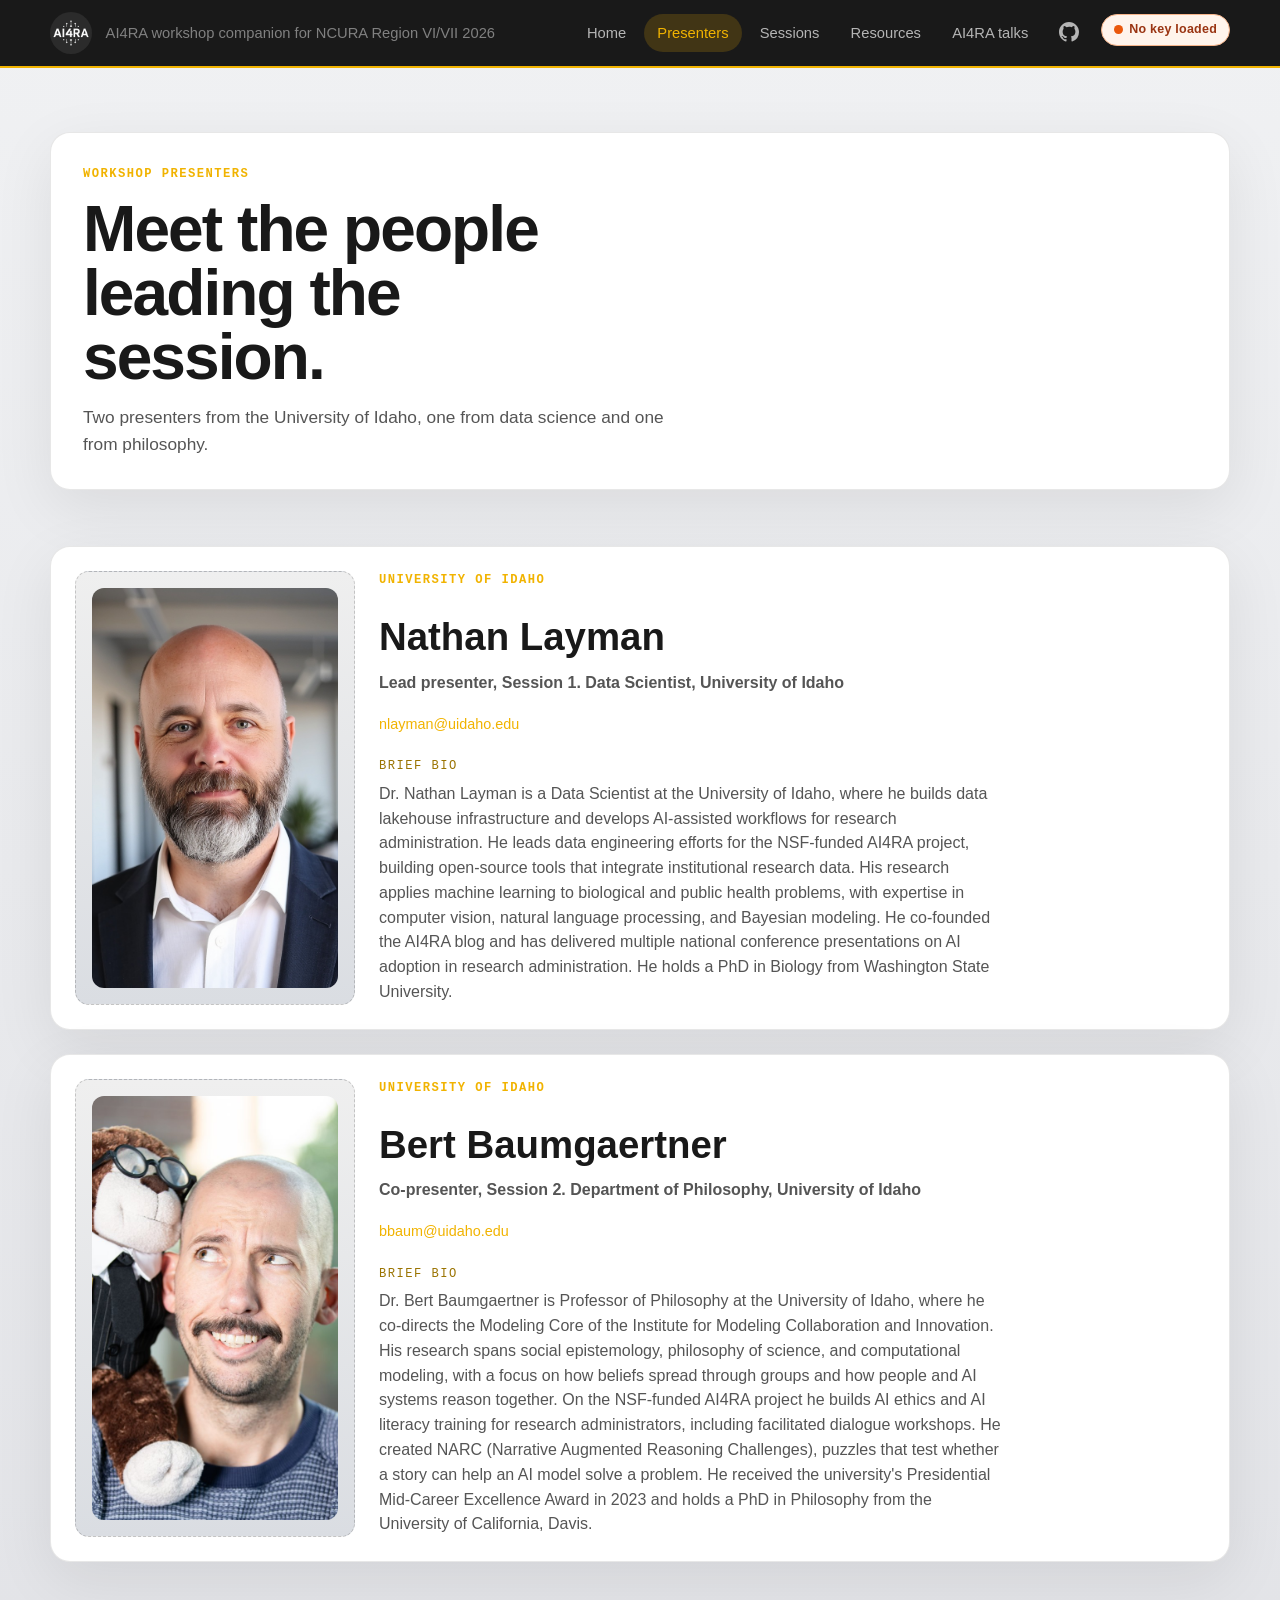
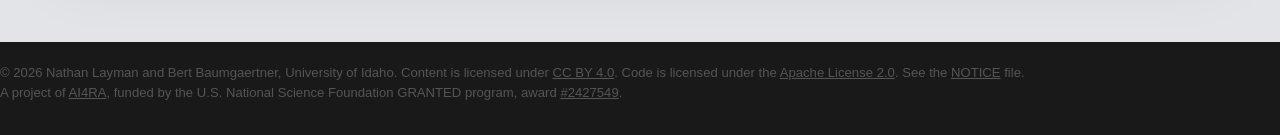
<file: docs/presenters.html>
<!DOCTYPE html>
<html lang="en">
  <head>
    <meta charset="UTF-8" />
    <meta name="viewport" content="width=device-width, initial-scale=1.0" />
    <meta name="theme-color" content="#191919" />
    <title>Presenters | AI4RA Workshop</title>
    <meta name="description" content="Presenter bios for the Augmenting Research Administration with AI workshop at NCURA Region VI/VII 2026." />
    <link rel="stylesheet" href="styles.css" />
  </head>
  <body>
    <div class="page-frame">
      <header class="site-header">
        <div class="shell">
          <div class="brand-lockup">
            <a class="brand-home" href="index.html">
              <img class="brand-logo" src="img/logos/ai4ra-logo.png" alt="AI4RA logo" />
              <span class="brand-line">AI4RA workshop companion for NCURA Region VI/VII 2026</span>
            </a>
          </div>
          <nav aria-label="Primary">
            <ul class="nav-list">
              <li><a class="nav-link" href="index.html">Home</a></li>
              <li><a class="nav-link is-active" href="presenters.html">Presenters</a></li>
              <li><a class="nav-link" href="course-content.html">Sessions</a></li>
              <li><a class="nav-link" href="resources.html">Resources</a></li>
              <li><a class="nav-link" href="ai4ra-talks.html">AI4RA talks</a></li>
              <li><a class="nav-link" href="https://github.com/ui-insight/NCURARegionalWorkshop2026" target="_blank" aria-label="GitHub repository"><svg height="20" width="20" viewBox="0 0 16 16" fill="currentColor" style="vertical-align:middle;"><path d="M8 0C3.58 0 0 3.58 0 8c0 3.54 2.29 6.53 5.47 7.59.4.07.55-.17.55-.38 0-.19-.01-.82-.01-1.49-2.01.37-2.53-.49-2.69-.94-.09-.23-.48-.94-.82-1.13-.28-.15-.68-.52-.01-.53.63-.01 1.08.58 1.23.82.72 1.21 1.87.87 2.33.66.07-.52.28-.87.51-1.07-1.78-.2-3.64-.89-3.64-3.95 0-.87.31-1.59.82-2.15-.08-.2-.36-1.02.08-2.12 0 0 .67-.21 2.2.82a7.63 7.63 0 0 1 2-.27c.68 0 1.36.09 2 .27 1.53-1.04 2.2-.82 2.2-.82.44 1.1.16 1.92.08 2.12.51.56.82 1.27.82 2.15 0 3.07-1.87 3.75-3.65 3.95.29.25.54.73.54 1.48 0 1.07-.01 1.93-.01 2.2 0 .21.15.46.55.38A8.01 8.01 0 0 0 16 8c0-4.42-3.58-8-8-8z"/></svg></a></li>
            </ul>
          </nav>
        </div>
      </header>

      <main>
        <section class="page-intro reveal">
          <div class="page-intro-panel">
            <p class="eyebrow">Workshop presenters</p>
            <h1>Meet the people leading the session.</h1>
            <p class="section-copy">
              Two presenters from the University of Idaho, one from data
              science and one from philosophy.
            </p>
          </div>
        </section>

        <section class="content-block reveal">
          <div class="presenter-grid">
            <article class="presenter-card">
              <div class="presenter-photo">
                <img src="img/presenters/nathan-layman.jpeg" alt="Nathan Layman" />
              </div>
              <div class="presenter-body">
                <p class="eyebrow">University of Idaho</p>
                <h2 class="presenter-name">Nathan Layman</h2>
                <p class="presenter-role">Lead presenter, Session 1. Data Scientist, University of Idaho</p>
                <p class="presenter-contact"><a href="mailto:nlayman@uidaho.edu">nlayman@uidaho.edu</a></p>
                <div class="presenter-meta">
                  <p class="meta-label">Brief bio</p>
                  <p class="meta-copy">
                    Dr. Nathan Layman is a Data Scientist at the University of
                    Idaho, where he builds data lakehouse infrastructure
                    and develops AI-assisted workflows for research
                    administration. He leads data engineering efforts for the
                    NSF-funded AI4RA project, building open-source tools that
                    integrate institutional research data. His research applies
                    machine learning to biological and public health problems, with expertise in computer vision, natural
                    language processing, and Bayesian modeling. He co-founded
                    the AI4RA blog and has delivered multiple national
                    conference presentations on AI adoption in research
                    administration. He holds a PhD in Biology from Washington
                    State University.
                  </p>
                </div>
              </div>
            </article>

            <article class="presenter-card">
              <div class="presenter-photo">
                <img src="img/presenters/bert-baumgaertner.jpg" alt="Bert Baumgaertner with a monkey puppet on his shoulder" style="object-position: 75% center;" />
              </div>
              <div class="presenter-body">
                <p class="eyebrow">University of Idaho</p>
                <h2 class="presenter-name">Bert Baumgaertner</h2>
                <p class="presenter-role">Co-presenter, Session 2. Department of Philosophy, University of Idaho</p>
                <p class="presenter-contact"><a href="mailto:bbaum@uidaho.edu">bbaum@uidaho.edu</a></p>
                <div class="presenter-meta">
                  <p class="meta-label">Brief bio</p>
                  <p class="meta-copy">
                    Dr. Bert Baumgaertner is Professor of Philosophy at the
                    University of Idaho, where he co-directs the Modeling Core
                    of the Institute for Modeling Collaboration and Innovation.
                    His research spans social epistemology, philosophy of
                    science, and computational modeling, with a focus on how
                    beliefs spread through groups and how people and AI
                    systems reason together. On the NSF-funded AI4RA project he
                    builds AI ethics and AI literacy training for research
                    administrators, including facilitated dialogue workshops.
                    He created NARC (Narrative Augmented Reasoning
                    Challenges), puzzles that test whether a story can help an
                    AI model solve a problem. He received the university's
                    Presidential Mid-Career Excellence Award in 2023 and holds
                    a PhD in Philosophy from the University of California,
                    Davis.
                  </p>
                </div>
              </div>
            </article>
          </div>
        </section>
      </main>
      <footer class="site-footer">
        <p>&copy; 2026 Nathan Layman and Bert Baumgaertner, University of Idaho. Content is licensed under <a href="https://creativecommons.org/licenses/by/4.0/" rel="license">CC BY 4.0</a>. Code is licensed under the <a href="https://github.com/ui-insight/NCURARegionalWorkshop2026/blob/main/LICENSE">Apache License 2.0</a>. See the <a href="https://github.com/ui-insight/NCURARegionalWorkshop2026/blob/main/NOTICE">NOTICE</a> file.</p>
        <p>A project of <a href="https://ai4ra.uidaho.edu">AI4RA</a>, funded by the U.S. National Science Foundation GRANTED program, award <a href="https://www.nsf.gov/awardsearch/show-award?AWD_ID=2427549">#2427549</a>.</p>
      </footer>
    </div>

    <script type="module" src="app.js"></script>
  </body>
</html>
</file>
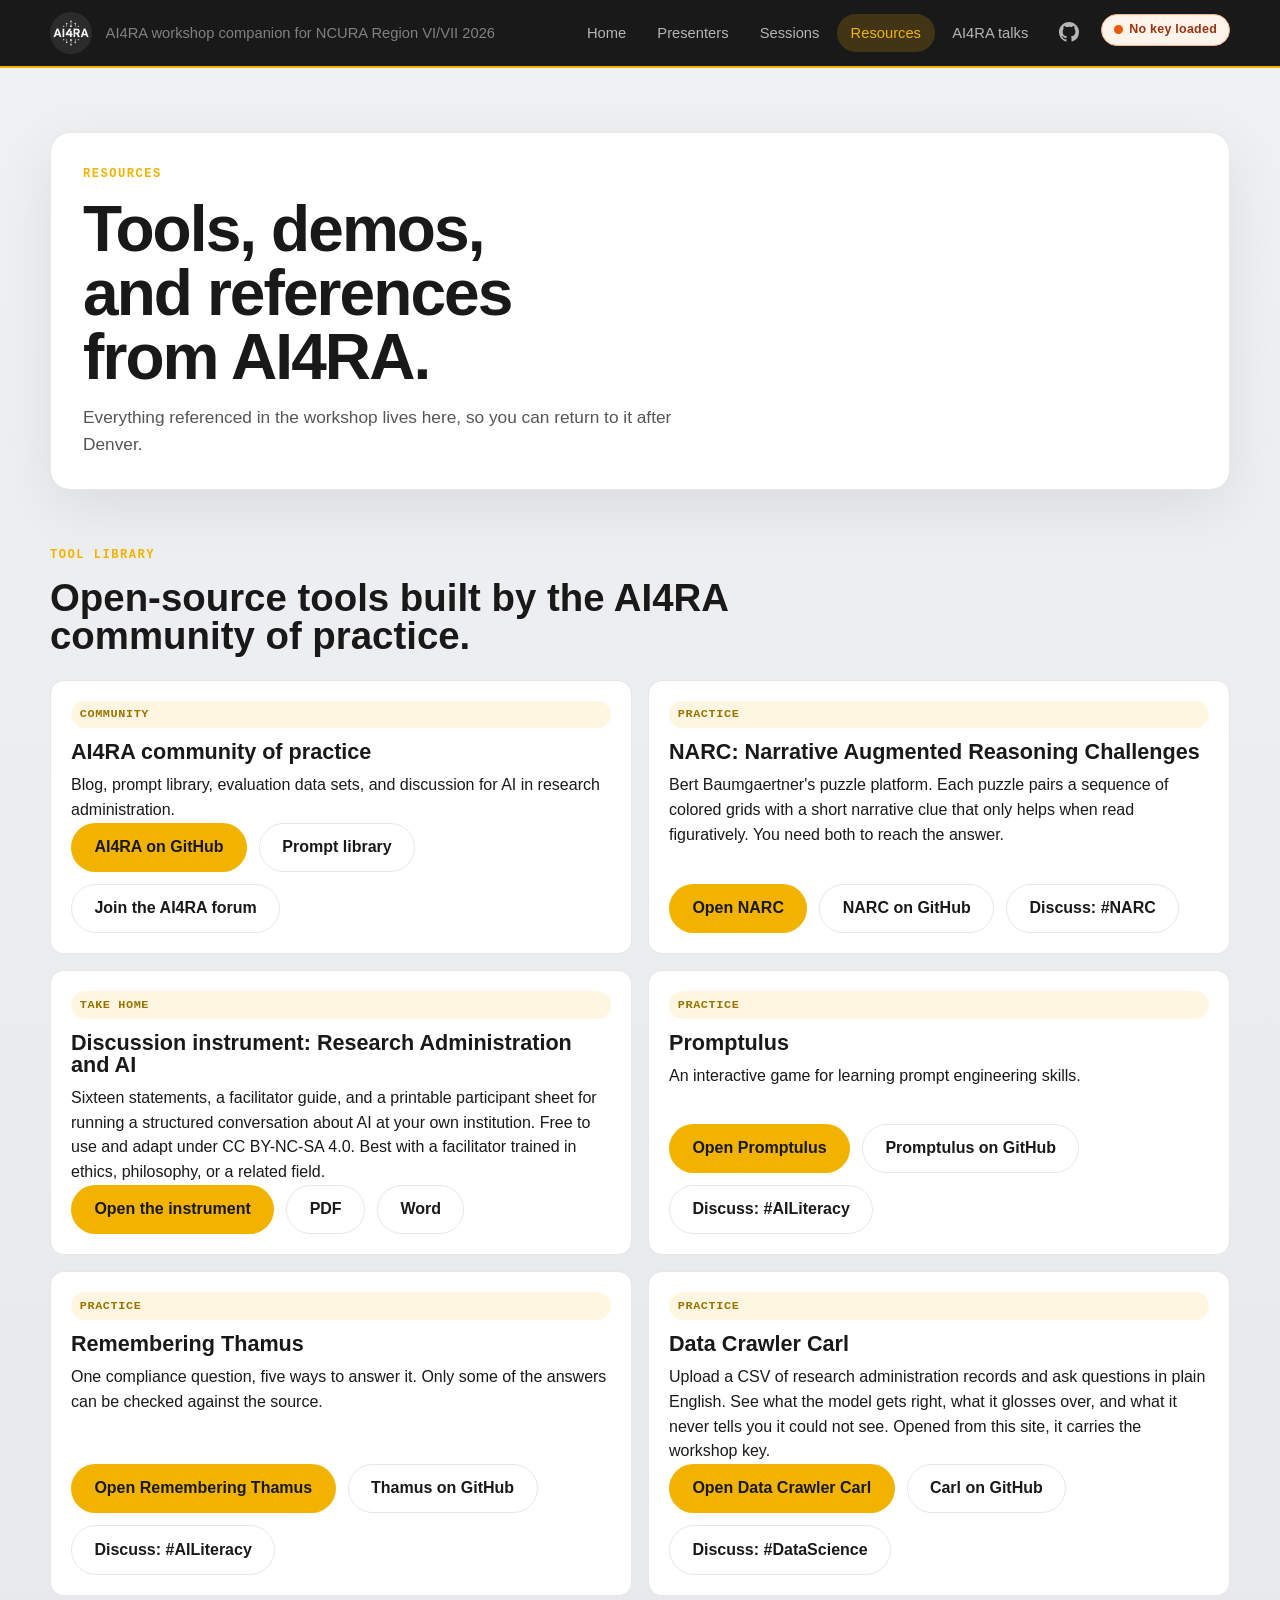
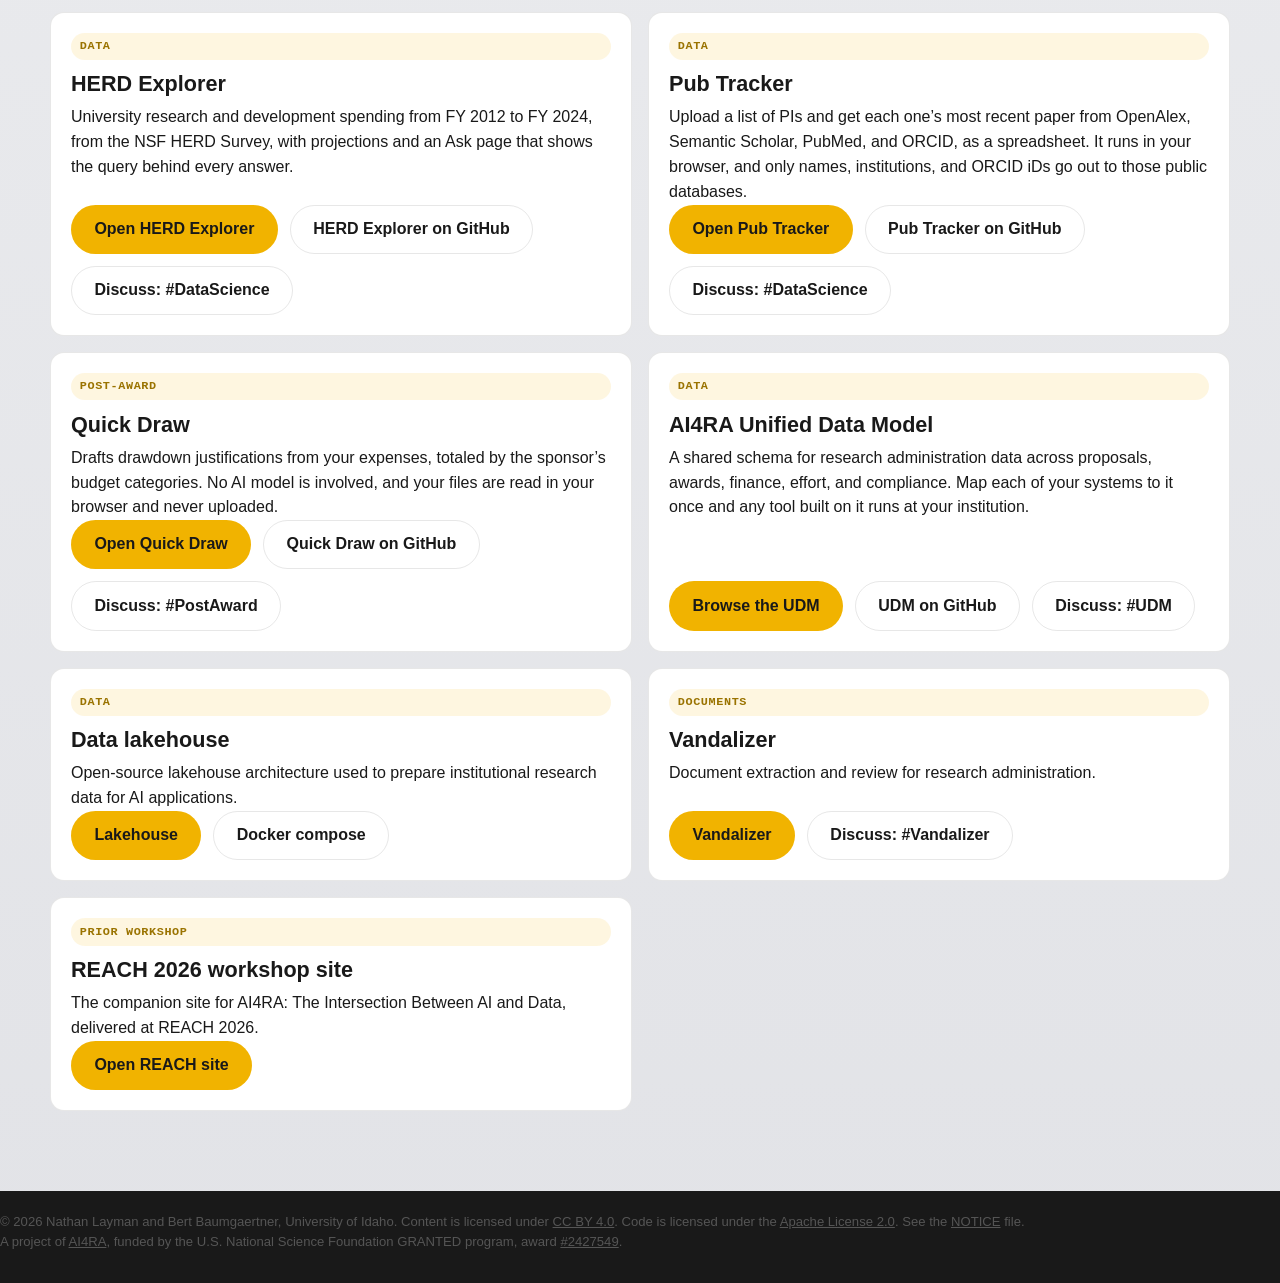
<file: docs/resources.html>
<!DOCTYPE html>
<html lang="en">
  <head>
    <meta charset="UTF-8" />
    <meta name="viewport" content="width=device-width, initial-scale=1.0" />
    <meta name="theme-color" content="#191919" />
    <title>Resources | AI4RA Workshop</title>
    <meta name="description" content="Tools, demos, and references from AI4RA for the NCURA Region VI/VII 2026 workshop." />
    <link rel="stylesheet" href="styles.css" />
  </head>
  <body>
    <div class="page-frame">
      <header class="site-header">
        <div class="shell">
          <div class="brand-lockup">
            <a class="brand-home" href="index.html">
              <img class="brand-logo" src="img/logos/ai4ra-logo.png" alt="AI4RA logo" />
              <span class="brand-line">AI4RA workshop companion for NCURA Region VI/VII 2026</span>
            </a>
          </div>
          <nav aria-label="Primary">
            <ul class="nav-list">
              <li><a class="nav-link" href="index.html">Home</a></li>
              <li><a class="nav-link" href="presenters.html">Presenters</a></li>
              <li><a class="nav-link" href="course-content.html">Sessions</a></li>
              <li><a class="nav-link is-active" href="resources.html">Resources</a></li>
              <li><a class="nav-link" href="ai4ra-talks.html">AI4RA talks</a></li>
              <li><a class="nav-link" href="https://github.com/ui-insight/NCURARegionalWorkshop2026" target="_blank" aria-label="GitHub repository"><svg height="20" width="20" viewBox="0 0 16 16" fill="currentColor" style="vertical-align:middle;"><path d="M8 0C3.58 0 0 3.58 0 8c0 3.54 2.29 6.53 5.47 7.59.4.07.55-.17.55-.38 0-.19-.01-.82-.01-1.49-2.01.37-2.53-.49-2.69-.94-.09-.23-.48-.94-.82-1.13-.28-.15-.68-.52-.01-.53.63-.01 1.08.58 1.23.82.72 1.21 1.87.87 2.33.66.07-.52.28-.87.51-1.07-1.78-.2-3.64-.89-3.64-3.95 0-.87.31-1.59.82-2.15-.08-.2-.36-1.02.08-2.12 0 0 .67-.21 2.2.82a7.63 7.63 0 0 1 2-.27c.68 0 1.36.09 2 .27 1.53-1.04 2.2-.82 2.2-.82.44 1.1.16 1.92.08 2.12.51.56.82 1.27.82 2.15 0 3.07-1.87 3.75-3.65 3.95.29.25.54.73.54 1.48 0 1.07-.01 1.93-.01 2.2 0 .21.15.46.55.38A8.01 8.01 0 0 0 16 8c0-4.42-3.58-8-8-8z"/></svg></a></li>
            </ul>
          </nav>
        </div>
      </header>

      <main>
        <section class="page-intro reveal">
          <div class="page-intro-panel">
            <p class="eyebrow">Resources</p>
            <h1>Tools, demos, and references from AI4RA.</h1>
            <p class="section-copy">
              Everything referenced in the workshop lives here, so you can
              return to it after Denver.
            </p>
          </div>
        </section>

        <section id="tool-library" class="content-block reveal">
          <p class="eyebrow">Tool library</p>
          <h2 class="section-heading section-heading-wide">Open-source tools built by the AI4RA community of practice.</h2>
          <div class="compact-grid">
            <article class="content-card">
              <span class="tag">Community</span>
              <h3>AI4RA community of practice</h3>
              <p>Blog, prompt library, evaluation data sets, and discussion for AI in research administration.</p>
              <div class="card-actions">
                <a class="button" href="https://github.com/AI4RA" target="_blank">AI4RA on GitHub</a>
                <a class="button-secondary" href="https://github.com/AI4RA/prompt-library" target="_blank">Prompt library</a>
                <a class="button-secondary" href="https://groups.ai4ra.uidaho.edu/g/main/join" target="_blank">Join the AI4RA forum</a>
              </div>
            </article>
            <article class="content-card">
              <span class="tag">Practice</span>
              <h3>NARC: Narrative Augmented Reasoning Challenges</h3>
              <p>Bert Baumgaertner's puzzle platform. Each puzzle pairs a sequence of colored grids with a short narrative clue that only helps when read figuratively. You need both to reach the answer.</p>
              <div class="card-actions">
                <a class="button" href="https://narc.insight.uidaho.edu/" target="_blank">Open NARC</a>
                <a class="button-secondary" href="https://github.com/bertybaums/narc" target="_blank">NARC on GitHub</a>
                <a class="button-secondary" href="https://groups.ai4ra.uidaho.edu/g/main/search?q=%23NARC&amp;ct=1" target="_blank">Discuss: #NARC</a>
              </div>
            </article>
            <article class="content-card">
              <span class="tag">Take home</span>
              <h3>Discussion instrument: Research Administration and AI</h3>
              <p>Sixteen statements, a facilitator guide, and a printable participant sheet for running a structured conversation about AI at your own institution. Free to use and adapt under CC BY-NC-SA 4.0. Best with a facilitator trained in ethics, philosophy, or a related field.</p>
              <div class="card-actions">
                <a class="button" href="instrument.html">Open the instrument</a>
                <a class="button-secondary" href="files/ai4ra-discussion-instrument.pdf">PDF</a>
                <a class="button-secondary" href="files/ai4ra-discussion-instrument.docx">Word</a>
              </div>
            </article>
            <article class="content-card">
              <span class="tag">Practice</span>
              <h3>Promptulus</h3>
              <p>An interactive game for learning prompt engineering skills.</p>
              <div class="card-actions">
                <a class="button" href="https://ai4ra.github.io/promptulus/" target="_blank">Open Promptulus</a>
                <a class="button-secondary" href="https://github.com/AI4RA/promptulus" target="_blank">Promptulus on GitHub</a>
                <a class="button-secondary" href="https://groups.ai4ra.uidaho.edu/g/main/search?q=%23AILiteracy&amp;ct=1" target="_blank">Discuss: #AILiteracy</a>
              </div>
            </article>
            <article class="content-card">
              <span class="tag">Practice</span>
              <h3>Remembering Thamus</h3>
              <p>One compliance question, five ways to answer it. Only some of the answers can be checked against the source.</p>
              <div class="card-actions">
                <a class="button" href="https://nate-layman.github.io/thamus/" target="_blank">Open Remembering Thamus</a>
                <a class="button-secondary" href="https://github.com/nate-layman/thamus" target="_blank">Thamus on GitHub</a>
                <a class="button-secondary" href="https://groups.ai4ra.uidaho.edu/g/main/search?q=%23AILiteracy&amp;ct=1" target="_blank">Discuss: #AILiteracy</a>
              </div>
            </article>
            <article class="content-card">
              <span class="tag">Practice</span>
              <h3>Data Crawler Carl</h3>
              <p>Upload a CSV of research administration records and ask questions in plain English. See what the model gets right, what it glosses over, and what it never tells you it could not see. Opened from this site, it carries the workshop key.</p>
              <div class="card-actions">
                <a class="button" href="https://ui-insight.github.io/data-crawler-carl/" target="_blank">Open Data Crawler Carl</a>
                <a class="button-secondary" href="https://github.com/ui-insight/data-crawler-carl" target="_blank">Carl on GitHub</a>
                <a class="button-secondary" href="https://groups.ai4ra.uidaho.edu/g/main/search?q=%23DataScience&amp;ct=1" target="_blank">Discuss: #DataScience</a>
              </div>
            </article>
            <article class="content-card">
              <span class="tag">Data</span>
              <h3>HERD Explorer</h3>
              <p>University research and development spending from FY 2012 to FY 2024, from the NSF HERD Survey, with projections and an Ask page that shows the query behind every answer.</p>
              <div class="card-actions">
                <a class="button" href="https://nate-layman.github.io/herd-explorer/" target="_blank">Open HERD Explorer</a>
                <a class="button-secondary" href="https://github.com/nate-layman/herd-explorer" target="_blank">HERD Explorer on GitHub</a>
                <a class="button-secondary" href="https://groups.ai4ra.uidaho.edu/g/main/search?q=%23DataScience&amp;ct=1" target="_blank">Discuss: #DataScience</a>
              </div>
            </article>
            <article class="content-card">
              <span class="tag">Data</span>
              <h3>Pub Tracker</h3>
              <p>Upload a list of PIs and get each one&rsquo;s most recent paper from OpenAlex, Semantic Scholar, PubMed, and ORCID, as a spreadsheet. It runs in your browser, and only names, institutions, and ORCID iDs go out to those public databases.</p>
              <div class="card-actions">
                <a class="button" href="https://ai4ra.github.io/pub-tracker/" target="_blank">Open Pub Tracker</a>
                <a class="button-secondary" href="https://github.com/AI4RA/pub-tracker" target="_blank">Pub Tracker on GitHub</a>
                <a class="button-secondary" href="https://groups.ai4ra.uidaho.edu/g/main/search?q=%23DataScience&amp;ct=1" target="_blank">Discuss: #DataScience</a>
              </div>
            </article>
            <article class="content-card">
              <span class="tag">Post-award</span>
              <h3>Quick Draw</h3>
              <p>Drafts drawdown justifications from your expenses, totaled by the sponsor&rsquo;s budget categories. No AI model is involved, and your files are read in your browser and never uploaded.</p>
              <div class="card-actions">
                <a class="button" href="https://ui-insight.github.io/quick-draw/#help" target="_blank">Open Quick Draw</a>
                <a class="button-secondary" href="https://github.com/ui-insight/quick-draw" target="_blank">Quick Draw on GitHub</a>
                <a class="button-secondary" href="https://groups.ai4ra.uidaho.edu/g/main/search?q=%23PostAward&amp;ct=1" target="_blank">Discuss: #PostAward</a>
              </div>
            </article>
            <article class="content-card">
              <span class="tag">Data</span>
              <h3>AI4RA Unified Data Model</h3>
              <p>A shared schema for research administration data across proposals, awards, finance, effort, and compliance. Map each of your systems to it once and any tool built on it runs at your institution.</p>
              <div class="card-actions">
                <a class="button" href="https://ui-insight.github.io/AI4RA-UDM/" target="_blank">Browse the UDM</a>
                <a class="button-secondary" href="https://github.com/ui-insight/AI4RA-UDM" target="_blank">UDM on GitHub</a>
                <a class="button-secondary" href="https://groups.ai4ra.uidaho.edu/g/main/search?q=%23UDM&amp;ct=1" target="_blank">Discuss: #UDM</a>
              </div>
            </article>
            <article class="content-card">
              <span class="tag">Data</span>
              <h3>Data lakehouse</h3>
              <p>Open-source lakehouse architecture used to prepare institutional research data for AI applications.</p>
              <div class="card-actions">
                <a class="button" href="https://github.com/ui-insight/lakehouse" target="_blank">Lakehouse</a>
                <a class="button-secondary" href="https://github.com/nate-layman/data-lakehouse" target="_blank">Docker compose</a>
              </div>
            </article>
            <article class="content-card">
              <span class="tag">Documents</span>
              <h3>Vandalizer</h3>
              <p>Document extraction and review for research administration.</p>
              <div class="card-actions">
                <a class="button" href="https://github.com/ui-insight/vandalizer" target="_blank">Vandalizer</a>
                <a class="button-secondary" href="https://groups.ai4ra.uidaho.edu/g/main/search?q=%23Vandalizer&amp;ct=1" target="_blank">Discuss: #Vandalizer</a>
              </div>
            </article>
            <article class="content-card">
              <span class="tag">Prior workshop</span>
              <h3>REACH 2026 workshop site</h3>
              <p>The companion site for AI4RA: The Intersection Between AI and Data, delivered at REACH 2026.</p>
              <div class="card-actions">
                <a class="button" href="https://ui-insight.github.io/REACHWorkshop2026/" target="_blank">Open REACH site</a>
              </div>
            </article>
          </div>
        </section>
      </main>
      <footer class="site-footer">
        <p>&copy; 2026 Nathan Layman and Bert Baumgaertner, University of Idaho. Content is licensed under <a href="https://creativecommons.org/licenses/by/4.0/" rel="license">CC BY 4.0</a>. Code is licensed under the <a href="https://github.com/ui-insight/NCURARegionalWorkshop2026/blob/main/LICENSE">Apache License 2.0</a>. See the <a href="https://github.com/ui-insight/NCURARegionalWorkshop2026/blob/main/NOTICE">NOTICE</a> file.</p>
        <p>A project of <a href="https://ai4ra.uidaho.edu">AI4RA</a>, funded by the U.S. National Science Foundation GRANTED program, award <a href="https://www.nsf.gov/awardsearch/show-award?AWD_ID=2427549">#2427549</a>.</p>
      </footer>
    </div>

    <script type="module" src="app.js"></script>
  </body>
</html>
</file>
<file: docs/styles.css>
:root {
  --gold: #f1b300;
  --gold-soft: #f5c842;
  --gold-dim: rgba(241, 179, 0, 0.12);
  --black: #191919;
  --charcoal: #2a2a2a;
  --silver: #808080;
  --white: #ffffff;
  --bg: #f0f1f3;
  --bg-deep: #e2e3e7;
  --paper: rgba(255, 255, 255, 0.92);
  --line: rgba(25, 25, 25, 0.1);
  --ink: #191919;
  --muted: #555;
  --accent: #f1b300;
  --shadow: 0 18px 60px rgba(0, 0, 0, 0.08);
  --radius-lg: 20px;
  --radius-md: 14px;
  --radius-sm: 8px;
  --shell: 1180px;
  --serif: -apple-system, BlinkMacSystemFont, "Segoe UI", Roboto, Oxygen-Sans,
    Ubuntu, Cantarell, "Helvetica Neue", sans-serif;
  --sans: -apple-system, BlinkMacSystemFont, "Segoe UI", Roboto, Oxygen-Sans,
    Ubuntu, Cantarell, "Helvetica Neue", sans-serif;
  --mono: ui-monospace, "SFMono-Regular", "SF Mono", Menlo, Consolas,
    "Liberation Mono", monospace;
}

* {
  box-sizing: border-box;
}

html {
  scroll-behavior: smooth;
}

body {
  margin: 0;
  color: var(--ink);
  background:
    linear-gradient(180deg, var(--bg) 0%, var(--bg-deep) 100%);
  font-family: var(--sans);
  line-height: 1.55;
}

a {
  color: inherit;
  text-decoration: none;
}

.page-frame {
  min-height: 100vh;
}

.shell,
.hero,
.content-block,
.split-block,
.callout-band {
  width: min(calc(100% - 2rem), var(--shell));
  margin: 0 auto;
}

.site-header {
  position: sticky;
  top: 0;
  z-index: 10;
  background: var(--black);
  border-bottom: 2px solid var(--gold);
}

.site-header .shell,
.site-footer .shell {
  display: flex;
  align-items: center;
  justify-content: space-between;
  gap: 1.5rem;
  padding: 0.75rem 0;
}

.brand-lockup,
.brand-home {
  display: flex;
  align-items: center;
  gap: 0.85rem;
  flex-wrap: wrap;
}

.brand-home {
  color: var(--white);
}

.brand-logo {
  width: 42px;
  height: 42px;
  border-radius: 999px;
  object-fit: cover;
  background: rgba(255, 255, 255, 0.08);
}

.brand-line {
  color: var(--silver);
  font-size: 0.92rem;
}

.nav-list,
.plain-list,
.footer-list {
  list-style: none;
  padding: 0;
  margin: 0;
}

.nav-list {
  display: flex;
  flex-wrap: wrap;
  gap: 0.25rem;
}

.nav-link {
  display: inline-flex;
  padding: 0.5rem 0.85rem;
  border-radius: 999px;
  color: rgba(255, 255, 255, 0.68);
  font-size: 0.92rem;
  transition: background-color 140ms ease, color 140ms ease;
}

.nav-link:hover,
.nav-link:focus-visible {
  background: rgba(241, 179, 0, 0.15);
  color: var(--gold);
}

.nav-link.is-active {
  background: rgba(241, 179, 0, 0.18);
  color: var(--gold);
}

.hero {
  padding: 4rem 0 2.5rem;
}

.hero-panel {
  display: grid;
  gap: 2rem;
  grid-template-columns: minmax(0, 1.35fr) minmax(280px, 0.9fr);
  padding: 2.5rem;
  border-radius: var(--radius-lg);
  background: var(--white);
  box-shadow: var(--shadow);
  border: 1px solid var(--line);
}

.eyebrow,
.footer-kicker,
.footer-heading {
  margin: 0 0 0.85rem;
  font-family: var(--mono);
  font-size: 0.76rem;
  letter-spacing: 0.12em;
  text-transform: uppercase;
  color: var(--accent);
  font-weight: 600;
}

h1,
h2,
h3 {
  margin: 0;
  font-family: var(--serif);
  line-height: 1;
  color: var(--black);
}

h1 {
  max-width: 13ch;
  font-size: clamp(2.2rem, 5vw, 4rem);
  letter-spacing: -0.03em;
}

h2 {
  font-size: clamp(1.8rem, 3vw, 3rem);
}

h3 {
  font-size: 1.35rem;
  margin-bottom: 0.65rem;
}

p {
  margin: 0;
}

.hero-copy,
.section-copy,
.callout-panel p {
  max-width: 64ch;
  font-size: 1.08rem;
  color: var(--muted);
}

.hero-copy {
  margin-top: 1.25rem;
}

.hero-aside {
  display: grid;
  gap: 1rem;
  align-content: start;
}

.hero-art {
  display: grid;
  place-items: center;
  padding: 1.25rem;
  border-radius: var(--radius-md);
  background: linear-gradient(180deg, #2b2b2b 0%, #191919 100%);
  border: 1px solid var(--charcoal);
  min-height: 220px;
}

.hero-art img {
  width: min(100%, 220px);
  height: auto;
  display: block;
}

.hero-actions,
.cta-row {
  display: flex;
  flex-wrap: wrap;
  gap: 0.85rem;
  margin-top: 1.5rem;
}

.button,
.button-secondary {
  display: inline-flex;
  align-items: center;
  justify-content: center;
  min-height: 2.8rem;
  padding: 0.7rem 1.4rem;
  border-radius: 999px;
  border: 1px solid transparent;
  font-family: inherit;
  font-size: inherit;
  font-weight: 600;
  cursor: pointer;
  transition:
    background-color 140ms ease,
    border-color 140ms ease,
    color 140ms ease,
    transform 80ms ease;
}

.button:hover,
.button-secondary:hover {
  transform: translateY(-1px);
}

.button {
  background: var(--gold);
  color: var(--black);
}

.button:hover,
.button:focus-visible {
  background: var(--gold-soft);
}

.button-secondary {
  background: transparent;
  border-color: var(--line);
  color: var(--ink);
}

.button-secondary:hover,
.button-secondary:focus-visible {
  border-color: var(--gold);
  color: #9a7300;
}

.stat-block,
.card-grid,
.compact-grid,
.path-grid,
.split-grid {
  display: grid;
  gap: 1rem;
}

.stat-block {
  grid-template-columns: repeat(2, minmax(0, 1fr));
  align-content: start;
}

.stat-card,
.content-card {
  padding: 1.25rem;
  border-radius: var(--radius-md);
  background: var(--white);
  border: 1px solid var(--line);
  transition: border-color 140ms ease, box-shadow 140ms ease;
  display: flex;
  flex-direction: column;
}

.content-card .card-actions {
  margin-top: auto;
}

.stat-card:hover,
.content-card:hover {
  border-color: rgba(241, 179, 0, 0.35);
  box-shadow: 0 4px 20px rgba(241, 179, 0, 0.08);
}

.stat-card strong {
  display: block;
  margin-bottom: 0.35rem;
  font-size: 1.7rem;
  font-family: var(--serif);
  font-weight: 700;
  color: var(--gold);
}

.content-block,
.split-block,
.callout-band {
  padding: 2rem 0;
}

.page-intro {
  width: min(calc(100% - 2rem), var(--shell));
  margin: 0 auto;
  padding: 4rem 0 1.5rem;
}

.page-intro-panel {
  padding: 2rem;
  border-radius: var(--radius-lg);
  background: var(--white);
  border: 1px solid var(--line);
  box-shadow: var(--shadow);
}

.module-headshot {
  width: 96px;
  height: 96px;
  border-radius: 50%;
  object-fit: cover;
  border: 3px solid var(--gold);
  margin-bottom: 1rem;
}

.section-heading {
  max-width: 24ch;
}

.section-heading-wide {
  max-width: 32ch;
}

.section-copy {
  margin-top: 0.9rem;
}

.card-grid {
  grid-template-columns: repeat(3, minmax(0, 1fr));
  margin-top: 1.5rem;
}

.compact-grid {
  grid-template-columns: repeat(2, minmax(0, 1fr));
  margin-top: 1.5rem;
}

.path-grid {
  grid-template-columns: repeat(2, minmax(0, 1fr));
  margin-top: 1.5rem;
}

.path-card {
  min-height: 100%;
  padding: 1.5rem;
}

.tag {
  display: inline-flex;
  margin-bottom: 0.85rem;
  padding: 0.28rem 0.55rem;
  border-radius: 999px;
  background: var(--gold-dim);
  color: #9a7300;
  font-family: var(--mono);
  font-size: 0.74rem;
  letter-spacing: 0.05em;
  text-transform: uppercase;
  font-weight: 600;
}

.split-grid {
  grid-template-columns: minmax(0, 1.1fr) minmax(280px, 0.95fr);
  align-items: start;
}

.plain-list {
  display: grid;
  gap: 0.8rem;
  margin-top: 1.25rem;
}

.plain-list li {
  padding: 0.9rem 1rem;
  border-radius: var(--radius-sm);
  background: var(--white);
  border: 1px solid var(--line);
}

.callout-band {
  margin: 1rem auto 4rem;
}

.callout-panel {
  padding: 2rem;
  border-radius: var(--radius-lg);
  background: var(--black);
  color: var(--white);
  border: 1px solid var(--charcoal);
}

.callout-panel .section-heading {
  color: var(--white);
}

.callout-panel p {
  color: rgba(255, 255, 255, 0.72);
}

.callout-panel .button-secondary {
  border-color: rgba(255, 255, 255, 0.2);
  color: var(--white);
}

.callout-panel .button-secondary:hover,
.callout-panel .button-secondary:focus-visible {
  border-color: var(--gold);
  color: var(--gold);
}

.site-footer {
  margin-top: 4rem;
  background: var(--black);
  border-top: 2px solid var(--gold);
  color: var(--white);
}

.presenter-grid {
  display: grid;
  gap: 1.5rem;
}

.module-grid {
  display: grid;
  grid-template-columns: repeat(2, minmax(0, 1fr));
  gap: 1rem;
  margin-top: 1.5rem;
}

.course-module {
  padding: 1.4rem;
  border-radius: var(--radius-md);
  background: var(--white);
  border: 1px solid var(--line);
  box-shadow: var(--shadow);
}

.module-full {
  margin-top: 1rem;
}

.module-lead {
  margin-top: 1.5rem;
  background: linear-gradient(180deg, rgba(241, 179, 0, 0.08) 0%, var(--white) 100%);
}

.module-points {
  margin: 0.9rem 0 0;
  padding-left: 1.2rem;
  color: var(--muted);
}

.module-points li + li {
  margin-top: 0.55rem;
}

.module-follow {
  margin-top: 0.9rem;
}

.module-actions {
  margin-top: 1rem;
}

.jump-strip {
  width: min(calc(100% - 2rem), var(--shell));
  margin: 0 auto;
  padding: 0 0 1.5rem;
}

.jump-links,
.card-actions {
  display: flex;
  flex-wrap: wrap;
  gap: 0.75rem;
}

.jump-link {
  display: inline-flex;
  align-items: center;
  justify-content: center;
  min-height: 2.7rem;
  padding: 0.6rem 1rem;
  border-radius: 999px;
  background: var(--white);
  border: 1px solid var(--line);
  color: var(--muted);
  font-weight: 600;
  transition:
    border-color 140ms ease,
    color 140ms ease,
    transform 80ms ease,
    box-shadow 140ms ease;
}

.jump-link:hover,
.jump-link:focus-visible {
  transform: translateY(-1px);
  border-color: rgba(241, 179, 0, 0.4);
  color: #9a7300;
  box-shadow: 0 8px 24px rgba(0, 0, 0, 0.06);
}

.presenter-card {
  display: grid;
  grid-template-columns: minmax(220px, 280px) minmax(0, 1fr);
  gap: 1.5rem;
  padding: 1.5rem;
  border-radius: var(--radius-lg);
  background: var(--white);
  border: 1px solid var(--line);
  box-shadow: var(--shadow);
}

.presenter-photo {
  display: grid;
  place-items: center;
  min-height: 280px;
  padding: 1rem;
  border-radius: var(--radius-md);
  background: linear-gradient(180deg, #efefef 0%, #dadde2 100%);
  border: 1px dashed rgba(25, 25, 25, 0.2);
  color: var(--muted);
  text-transform: uppercase;
  letter-spacing: 0.08em;
  font-family: var(--mono);
  font-size: 0.78rem;
  text-align: center;
}

.presenter-photo img {
  width: 100%;
  height: 100%;
  min-height: 280px;
  object-fit: cover;
  border-radius: calc(var(--radius-md) - 2px);
  display: block;
}

.presenter-body {
  display: grid;
  gap: 0.9rem;
  align-content: start;
}

.presenter-name {
  font-size: clamp(1.8rem, 3vw, 2.6rem);
}

.presenter-role {
  color: var(--muted);
  font-weight: 600;
}

.presenter-contact {
  font-size: 0.9rem;
  margin: 0.15rem 0 0.5rem;
}

.presenter-contact a {
  color: var(--accent);
  text-decoration: none;
}

.presenter-contact a:hover {
  text-decoration: underline;
}

.presenter-meta {
  display: grid;
  gap: 0.35rem;
}

.meta-label {
  font-family: var(--mono);
  font-size: 0.76rem;
  letter-spacing: 0.12em;
  text-transform: uppercase;
  color: #9a7300;
}

.meta-copy {
  color: var(--muted);
  max-width: 70ch;
}

.footer-grid {
  align-items: start;
}

.footer-simple {
  text-align: center;
  padding: 0;
}

.footer-simple .footer-copy {
  max-width: none;
}

.footer-copy {
  max-width: 38ch;
  margin: 0;
  color: rgba(255, 255, 255, 0.6);
}

.footer-list {
  display: grid;
  gap: 0.45rem;
  color: rgba(255, 255, 255, 0.6);
}

.footer-list a {
  transition: color 140ms ease;
}

.footer-list a:hover,
.footer-list a:focus-visible {
  color: var(--gold);
}

.reveal {
  opacity: 0;
  transform: translateY(20px);
  transition:
    opacity 600ms ease,
    transform 600ms ease;
}

.reveal.is-visible {
  opacity: 1;
  transform: translateY(0);
}

@media (max-width: 960px) {
  .hero-panel,
  .split-grid,
  .card-grid,
  .compact-grid,
  .path-grid,
  .module-grid,
  .jump-links,
  .stat-block,
  .presenter-card {
    grid-template-columns: 1fr;
  }

  .site-header .shell,
  .site-footer .shell {
    flex-direction: column;
    align-items: flex-start;
  }

  h1 {
    max-width: 100%;
  }
}

@media (max-width: 680px) {
  .shell,
  .hero,
  .content-block,
  .split-block,
  .callout-band,
  .page-intro,
  .jump-strip {
    width: min(calc(100% - 1rem), var(--shell));
  }

  .hero {
    padding-top: 2rem;
  }

  .hero-panel,
  .callout-panel,
  .page-intro-panel {
    padding: 1.4rem;
  }

  .brand-home {
    align-items: center;
  }

  .brand-logo {
    width: 36px;
    height: 36px;
  }

  .hero-art {
    min-height: 180px;
  }

  .presenter-card {
    padding: 1.1rem;
  }

  .presenter-photo {
    min-height: 220px;
  }
}

@media (prefers-reduced-motion: reduce) {
  html {
    scroll-behavior: auto;
  }

  .reveal {
    opacity: 1;
    transform: none;
    transition: none;
  }

  .button,
  .button-secondary,
  .stat-card,
  .content-card,
  .nav-link,
  .footer-list a {
    transition: none;
  }
}

/* ── API key input ─────────────────────────────────── */

.api-key-input-row {
  display: flex;
  align-items: center;
  gap: 0.75rem;
  margin-top: 1rem;
}

.api-key-input-row input {
  flex: 1;
  padding: 0.7rem 1rem;
  font-size: 1rem;
  border: 1px solid var(--line);
  border-radius: var(--radius-sm);
  font-family: var(--mono);
  background: var(--white);
  color: var(--ink);
}

.api-key-input-row input:focus {
  outline: none;
  border-color: var(--accent);
  box-shadow: 0 0 0 3px var(--gold-dim);
}

#api-key-status {
  font-size: 0.9rem;
  color: #4caf50;
  white-space: nowrap;
  font-weight: 600;
}

.api-key-help-text {
  margin-top: 0.5rem;
  font-size: 0.85rem;
  color: var(--muted);
}

.api-key-help-text a {
  color: var(--accent);
  text-decoration: underline;
}

/* ── Modal overlay ─────────────────────────────────── */

.modal-overlay {
  display: none;
  position: fixed;
  inset: 0;
  z-index: 100;
  background: rgba(0, 0, 0, 0.5);
}

.modal-overlay.visible {
  display: grid;
  place-items: center;
}

.modal-dialog {
  background: var(--white);
  padding: 2rem;
  border-radius: var(--radius-lg);
  max-width: 520px;
  width: 90%;
  box-shadow: var(--shadow);
}

/* Footer: copyright and license line on every site page */
.site-footer {
  margin-top: 3rem;
  padding: 1.25rem 0 2rem;
  border-top: 1px solid rgba(25, 25, 25, 0.12);
  font-size: 0.82rem;
  line-height: 1.5;
  color: var(--muted);
}
.site-footer p { margin: 0; }
.site-footer a { color: inherit; text-decoration: underline; }
.site-footer a:hover { color: var(--ink); }
</file>
